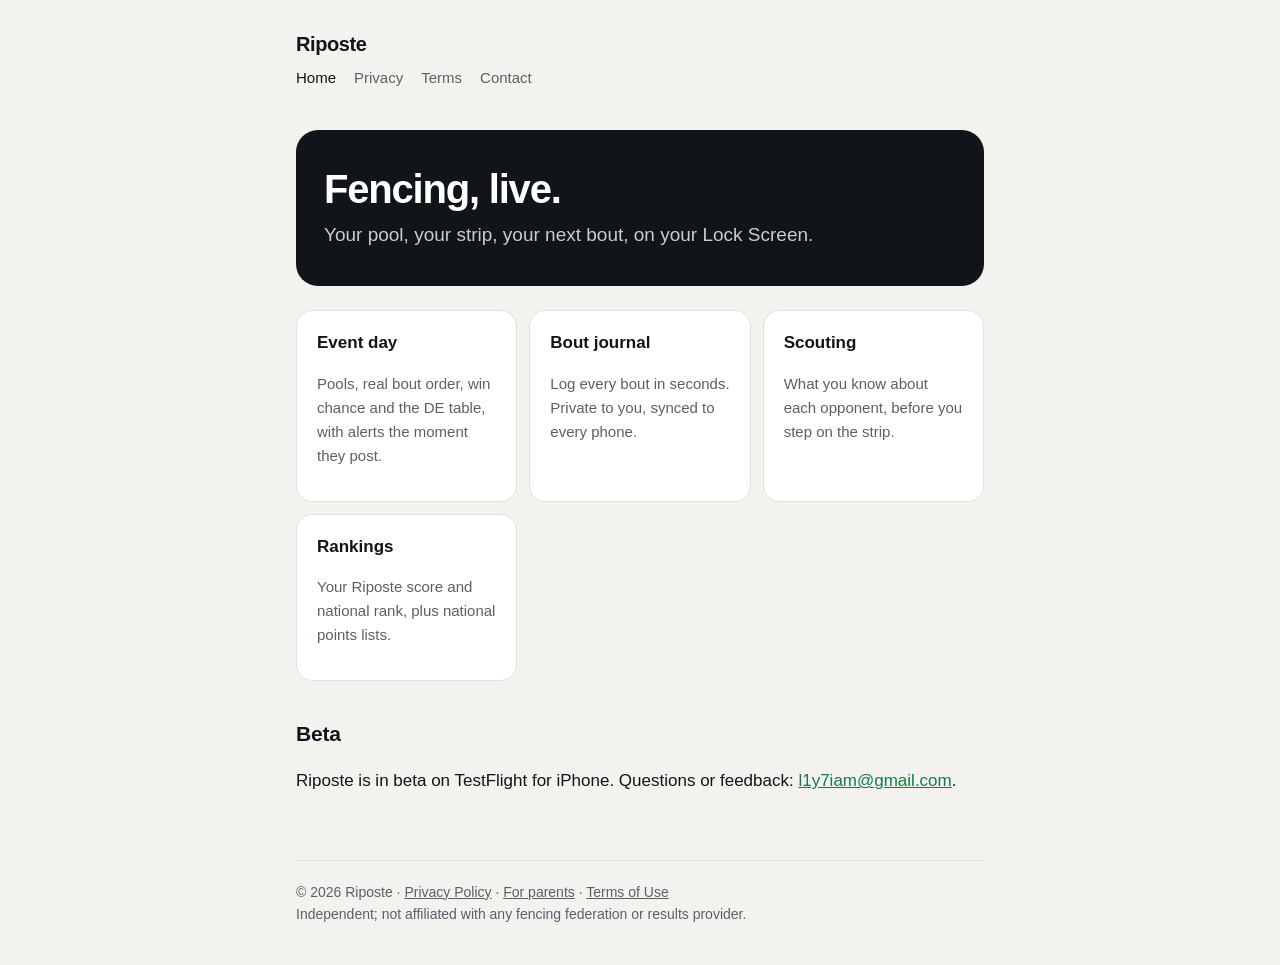
<file: index.html>
<!doctype html>
<html lang="en">
<head>
<meta charset="utf-8">
<meta name="viewport" content="width=device-width, initial-scale=1">
<title>Riposte · Fencing, live</title>
<meta name="description" content="Riposte follows your fencing tournament live: pools, bout order, DE table and results, plus a private bout journal and scouting.">
<link rel="stylesheet" href="style.css">
</head>
<body>
<div class="wrap">
<header>
  <a class="brand" href="./">Riposte</a>
  <nav><a href="./" aria-current="page">Home</a><a href="privacy.html">Privacy</a><a href="terms.html">Terms</a><a href="mailto:l1y7iam@gmail.com">Contact</a></nav>
</header>
<main>
<section class="hero">
  <h1>Fencing, live.</h1>
  <p>Your pool, your strip, your next bout, on your Lock Screen.</p>
</section>

<div class="grid">
  <div class="card"><h3>Event day</h3><p class="muted">Pools, real bout order, win chance and the DE table, with alerts the moment they post.</p></div>
  <div class="card"><h3>Bout journal</h3><p class="muted">Log every bout in seconds. Private to you, synced to every phone.</p></div>
  <div class="card"><h3>Scouting</h3><p class="muted">What you know about each opponent, before you step on the strip.</p></div>
  <div class="card"><h3>Rankings</h3><p class="muted">Your Riposte score and national rank, plus national points lists.</p></div>
</div>

<h2>Beta</h2>
<p>Riposte is in beta on TestFlight for iPhone. Questions or feedback: <a href="mailto:l1y7iam@gmail.com">l1y7iam@gmail.com</a>.</p>
</main>
<footer>© 2026 Riposte · <a href="privacy.html">Privacy Policy</a> · <a href="parents.html">For parents</a> · <a href="terms.html">Terms of Use</a><br>Independent; not affiliated with any fencing federation or results provider.</footer>
</div>
</body>
</html>
</file>
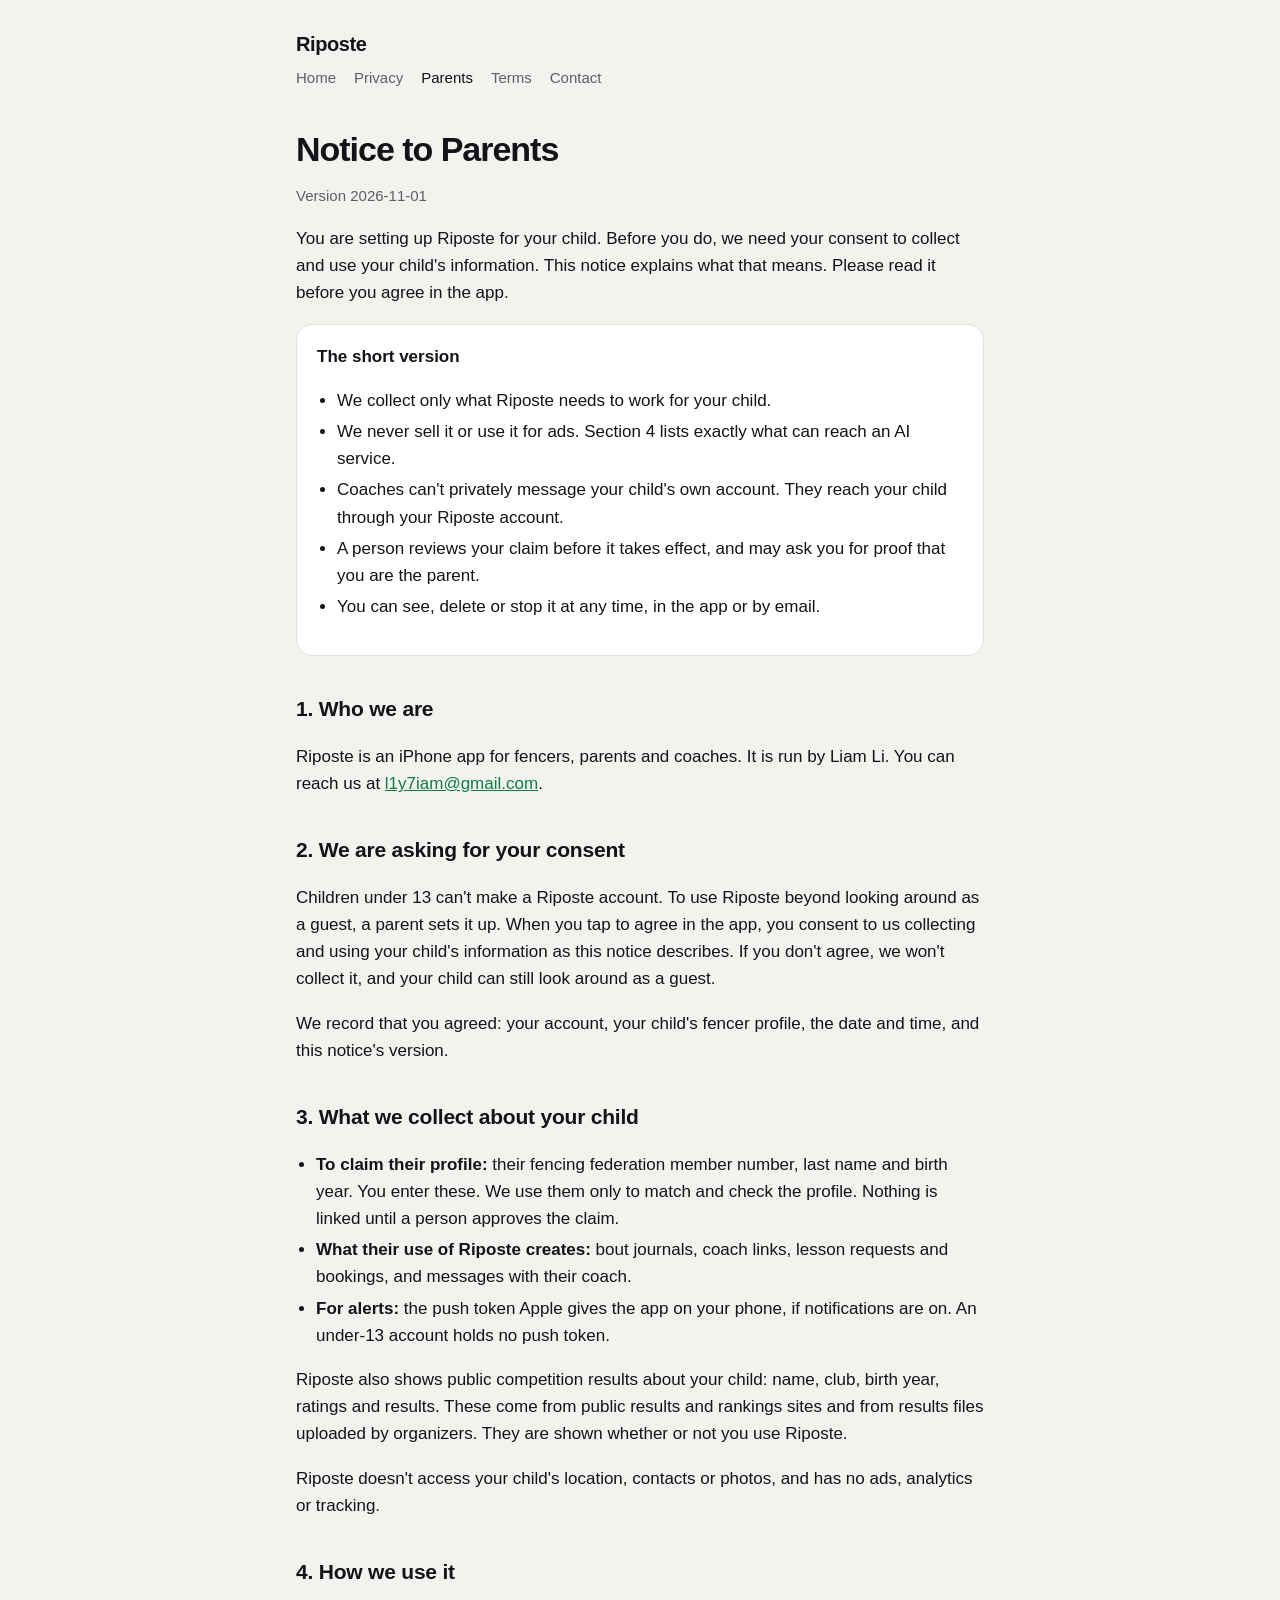
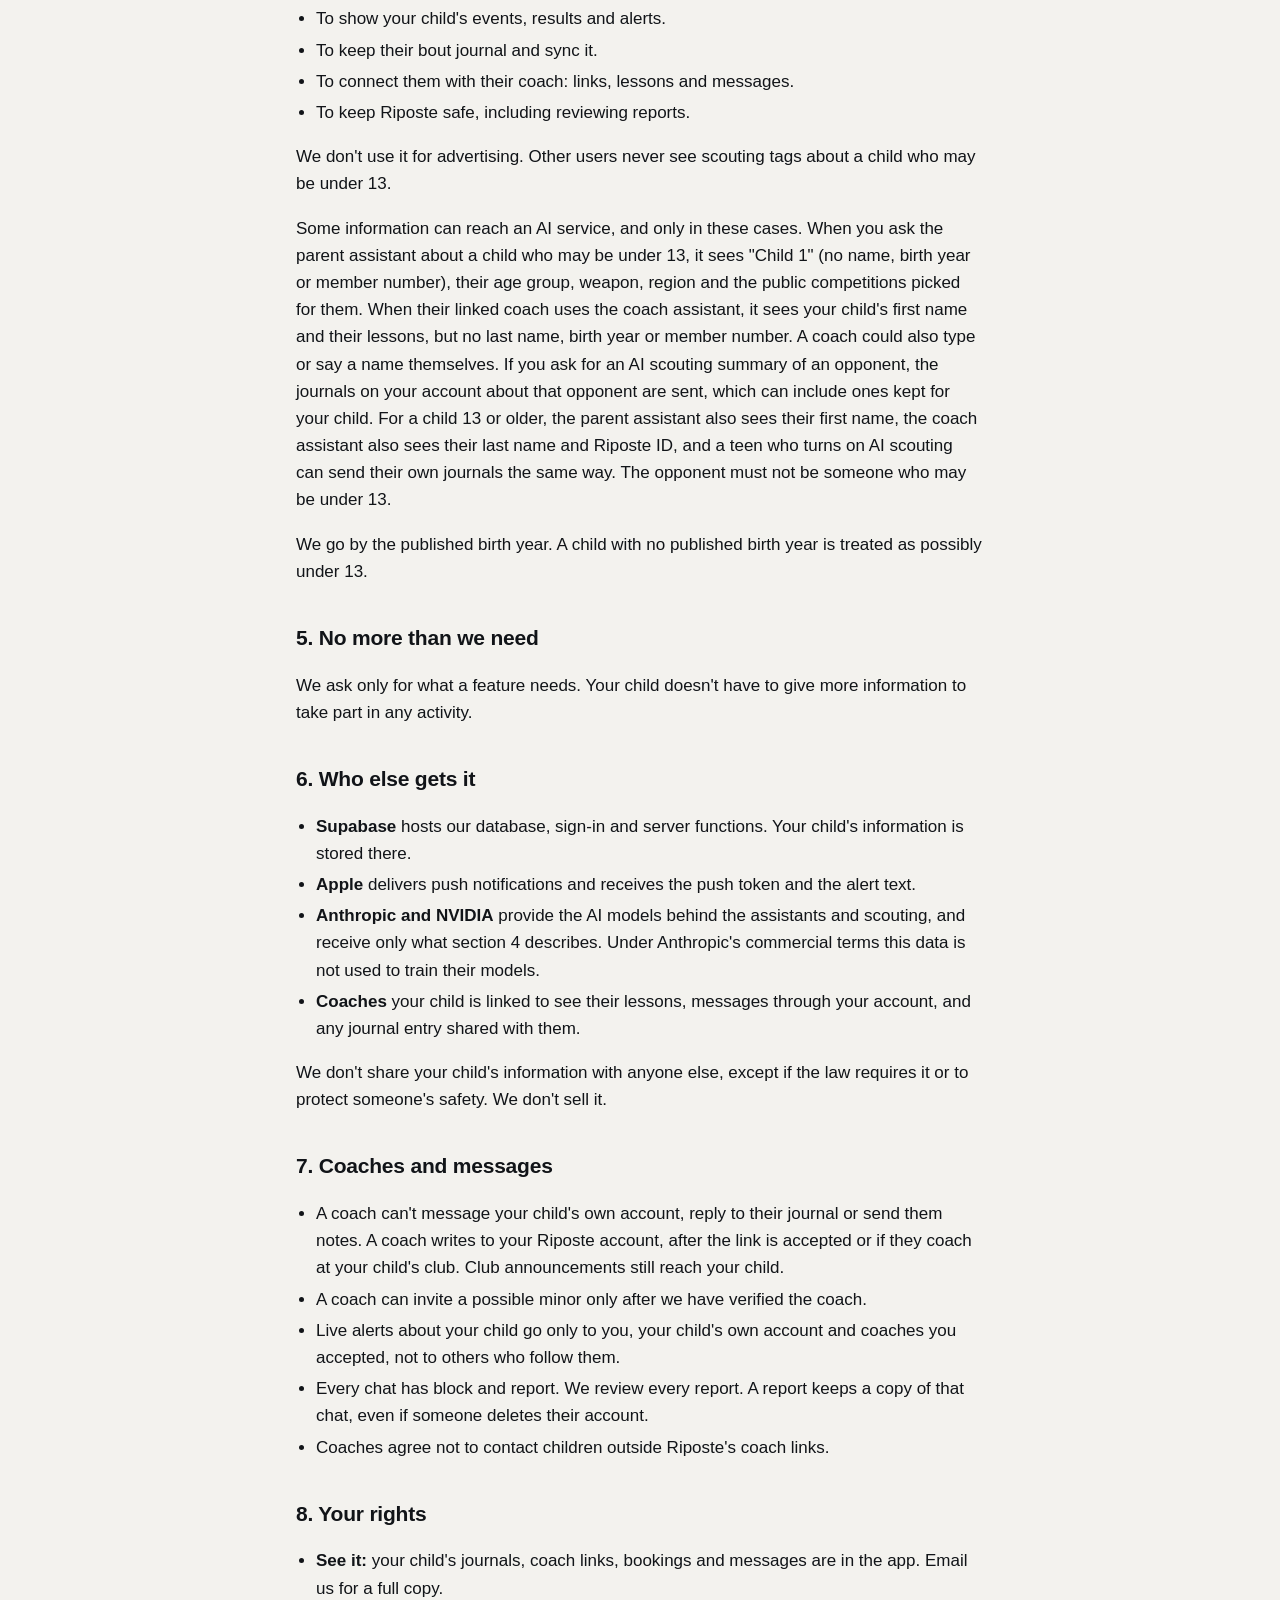
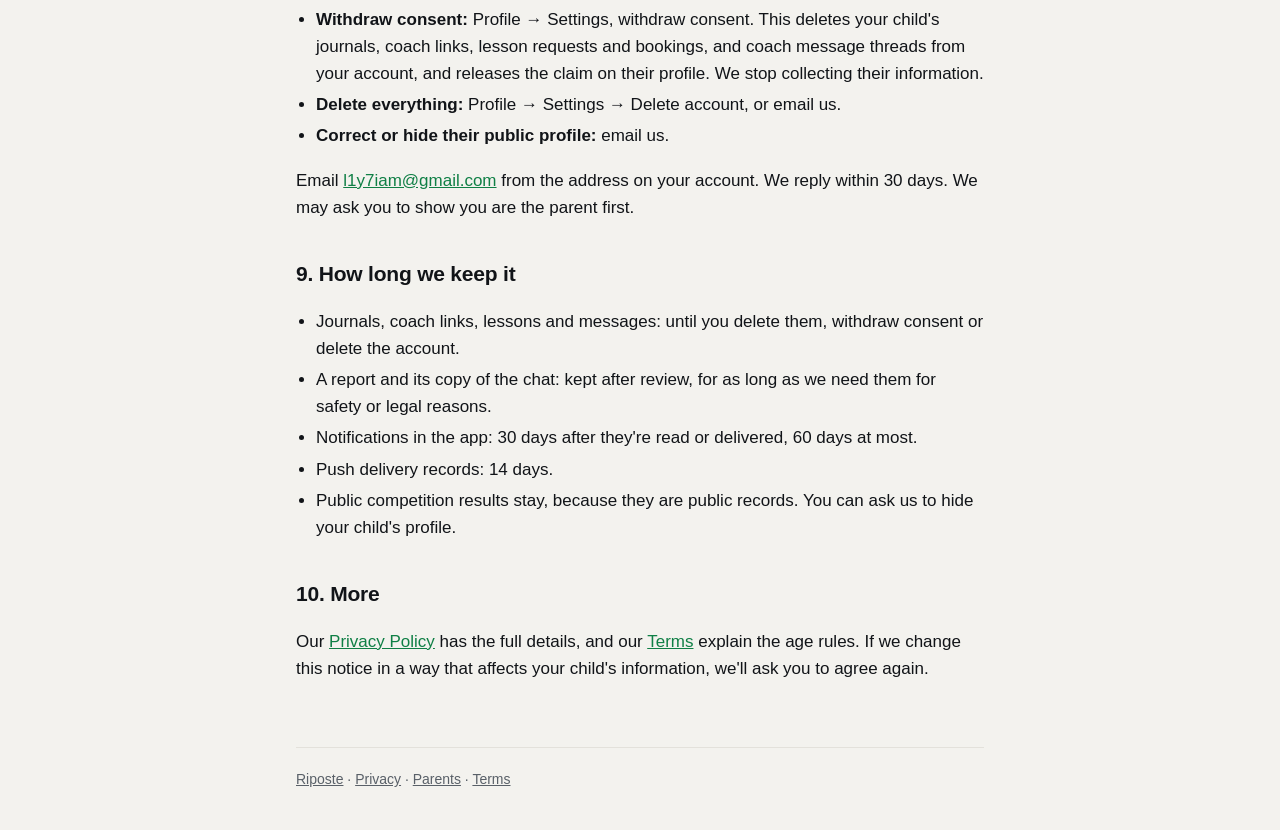
<file: parents.html>
<!doctype html>
<html lang="en">
<head>
<meta charset="utf-8">
<meta name="viewport" content="width=device-width, initial-scale=1">
<title>Notice to Parents · Riposte</title>
<meta name="description" content="What Riposte collects about your child, how it's used, and your rights as a parent.">
<link rel="stylesheet" href="style.css">
</head>
<body>
<div class="wrap">
<header>
  <a class="brand" href="./">Riposte</a>
  <nav><a href="./">Home</a><a href="privacy.html">Privacy</a><a href="parents.html" aria-current="page">Parents</a><a href="terms.html">Terms</a><a href="mailto:l1y7iam@gmail.com">Contact</a></nav>
</header>
<main>
<h1>Notice to Parents</h1>
<p class="muted">Version 2026-11-01</p>

<p>You are setting up Riposte for your child. Before you do, we need your consent to collect and use your child's information. This notice explains what that means. Please read it before you agree in the app.</p>

<div class="card">
  <strong>The short version</strong>
  <ul>
    <li>We collect only what Riposte needs to work for your child.</li>
    <li>We never sell it or use it for ads. Section 4 lists exactly what can reach an AI service.</li>
    <li>Coaches can't privately message your child's own account. They reach your child through your Riposte account.</li>
    <li>A person reviews your claim before it takes effect, and may ask you for proof that you are the parent.</li>
    <li>You can see, delete or stop it at any time, in the app or by email.</li>
  </ul>
</div>

<h2>1. Who we are</h2>
<p>Riposte is an iPhone app for fencers, parents and coaches. It is run by Liam Li. You can reach us at <a href="mailto:l1y7iam@gmail.com">l1y7iam@gmail.com</a>.</p>

<h2>2. We are asking for your consent</h2>
<p>Children under 13 can't make a Riposte account. To use Riposte beyond looking around as a guest, a parent sets it up. When you tap to agree in the app, you consent to us collecting and using your child's information as this notice describes. If you don't agree, we won't collect it, and your child can still look around as a guest.</p>
<p>We record that you agreed: your account, your child's fencer profile, the date and time, and this notice's version.</p>

<h2>3. What we collect about your child</h2>
<ul>
  <li><strong>To claim their profile:</strong> their fencing federation member number, last name and birth year. You enter these. We use them only to match and check the profile. Nothing is linked until a person approves the claim.</li>
  <li><strong>What their use of Riposte creates:</strong> bout journals, coach links, lesson requests and bookings, and messages with their coach.</li>
  <li><strong>For alerts:</strong> the push token Apple gives the app on your phone, if notifications are on. An under-13 account holds no push token.</li>
</ul>
<p>Riposte also shows public competition results about your child: name, club, birth year, ratings and results. These come from public results and rankings sites and from results files uploaded by organizers. They are shown whether or not you use Riposte.</p>
<p>Riposte doesn't access your child's location, contacts or photos, and has no ads, analytics or tracking.</p>

<h2>4. How we use it</h2>
<ul>
  <li>To show your child's events, results and alerts.</li>
  <li>To keep their bout journal and sync it.</li>
  <li>To connect them with their coach: links, lessons and messages.</li>
  <li>To keep Riposte safe, including reviewing reports.</li>
</ul>
<p>We don't use it for advertising. Other users never see scouting tags about a child who may be under 13.</p>
<p>Some information can reach an AI service, and only in these cases. When you ask the parent assistant about a child who may be under 13, it sees "Child 1" (no name, birth year or member number), their age group, weapon, region and the public competitions picked for them. When their linked coach uses the coach assistant, it sees your child's first name and their lessons, but no last name, birth year or member number. A coach could also type or say a name themselves. If you ask for an AI scouting summary of an opponent, the journals on your account about that opponent are sent, which can include ones kept for your child. For a child 13 or older, the parent assistant also sees their first name, the coach assistant also sees their last name and Riposte ID, and a teen who turns on AI scouting can send their own journals the same way. The opponent must not be someone who may be under 13.</p>
<p>We go by the published birth year. A child with no published birth year is treated as possibly under 13.</p>

<h2>5. No more than we need</h2>
<p>We ask only for what a feature needs. Your child doesn't have to give more information to take part in any activity.</p>

<h2>6. Who else gets it</h2>
<ul>
  <li><strong>Supabase</strong> hosts our database, sign-in and server functions. Your child's information is stored there.</li>
  <li><strong>Apple</strong> delivers push notifications and receives the push token and the alert text.</li>
  <li><strong>Anthropic and NVIDIA</strong> provide the AI models behind the assistants and scouting, and receive only what section 4 describes. Under Anthropic's commercial terms this data is not used to train their models.</li>
  <li><strong>Coaches</strong> your child is linked to see their lessons, messages through your account, and any journal entry shared with them.</li>
</ul>
<p>We don't share your child's information with anyone else, except if the law requires it or to protect someone's safety. We don't sell it.</p>

<h2>7. Coaches and messages</h2>
<ul>
  <li>A coach can't message your child's own account, reply to their journal or send them notes. A coach writes to your Riposte account, after the link is accepted or if they coach at your child's club. Club announcements still reach your child.</li>
  <li>A coach can invite a possible minor only after we have verified the coach.</li>
  <li>Live alerts about your child go only to you, your child's own account and coaches you accepted, not to others who follow them.</li>
  <li>Every chat has block and report. We review every report. A report keeps a copy of that chat, even if someone deletes their account.</li>
  <li>Coaches agree not to contact children outside Riposte's coach links.</li>
</ul>

<h2>8. Your rights</h2>
<ul>
  <li><strong>See it:</strong> your child's journals, coach links, bookings and messages are in the app. Email us for a full copy.</li>
  <li><strong>Withdraw consent:</strong> Profile → Settings, withdraw consent. This deletes your child's journals, coach links, lesson requests and bookings, and coach message threads from your account, and releases the claim on their profile. We stop collecting their information.</li>
  <li><strong>Delete everything:</strong> Profile → Settings → Delete account, or email us.</li>
  <li><strong>Correct or hide their public profile:</strong> email us.</li>
</ul>
<p>Email <a href="mailto:l1y7iam@gmail.com">l1y7iam@gmail.com</a> from the address on your account. We reply within 30 days. We may ask you to show you are the parent first.</p>

<h2>9. How long we keep it</h2>
<ul>
  <li>Journals, coach links, lessons and messages: until you delete them, withdraw consent or delete the account.</li>
  <li>A report and its copy of the chat: kept after review, for as long as we need them for safety or legal reasons.</li>
  <li>Notifications in the app: 30 days after they're read or delivered, 60 days at most.</li>
  <li>Push delivery records: 14 days.</li>
  <li>Public competition results stay, because they are public records. You can ask us to hide your child's profile.</li>
</ul>

<h2>10. More</h2>
<p>Our <a href="privacy.html">Privacy Policy</a> has the full details, and our <a href="terms.html">Terms</a> explain the age rules. If we change this notice in a way that affects your child's information, we'll ask you to agree again.</p>
</main>
<footer><a href="./">Riposte</a> · <a href="privacy.html">Privacy</a> · <a href="parents.html">Parents</a> · <a href="terms.html">Terms</a></footer>
</div>
</body>
</html>
</file>
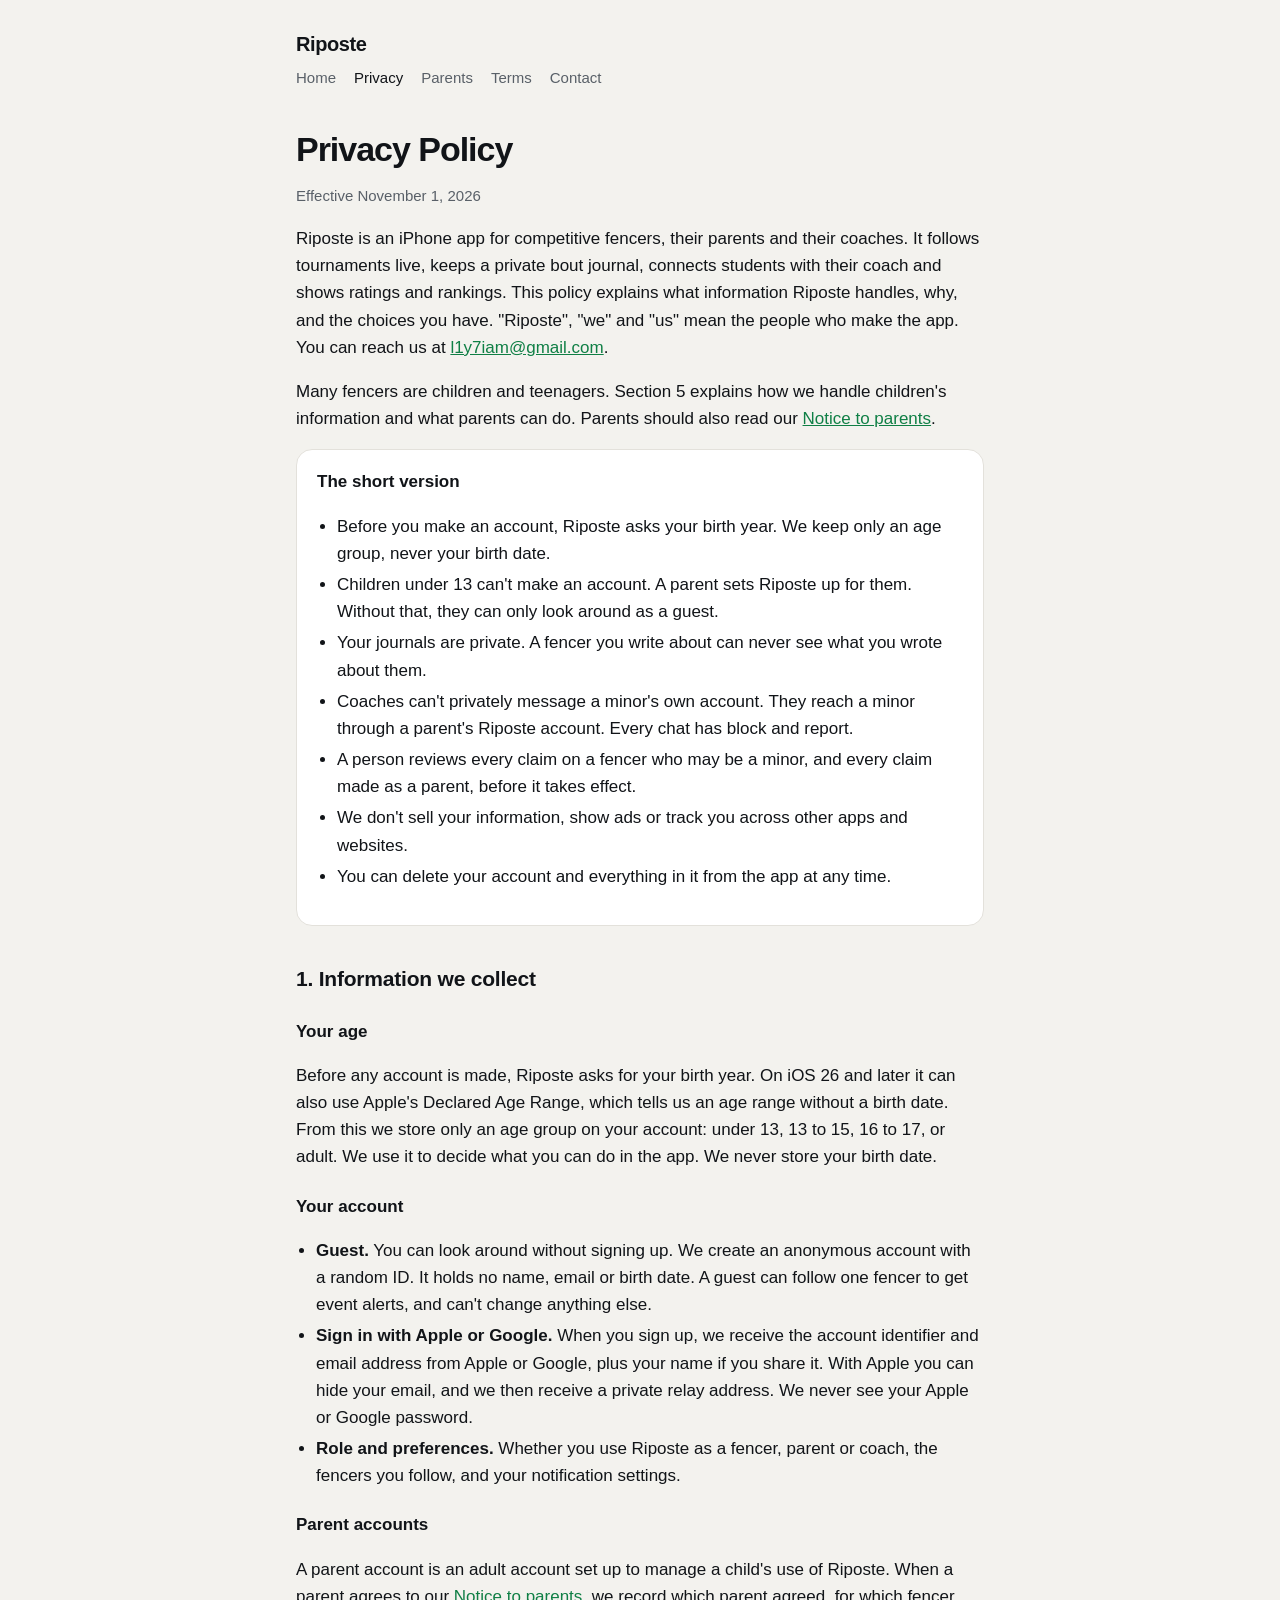
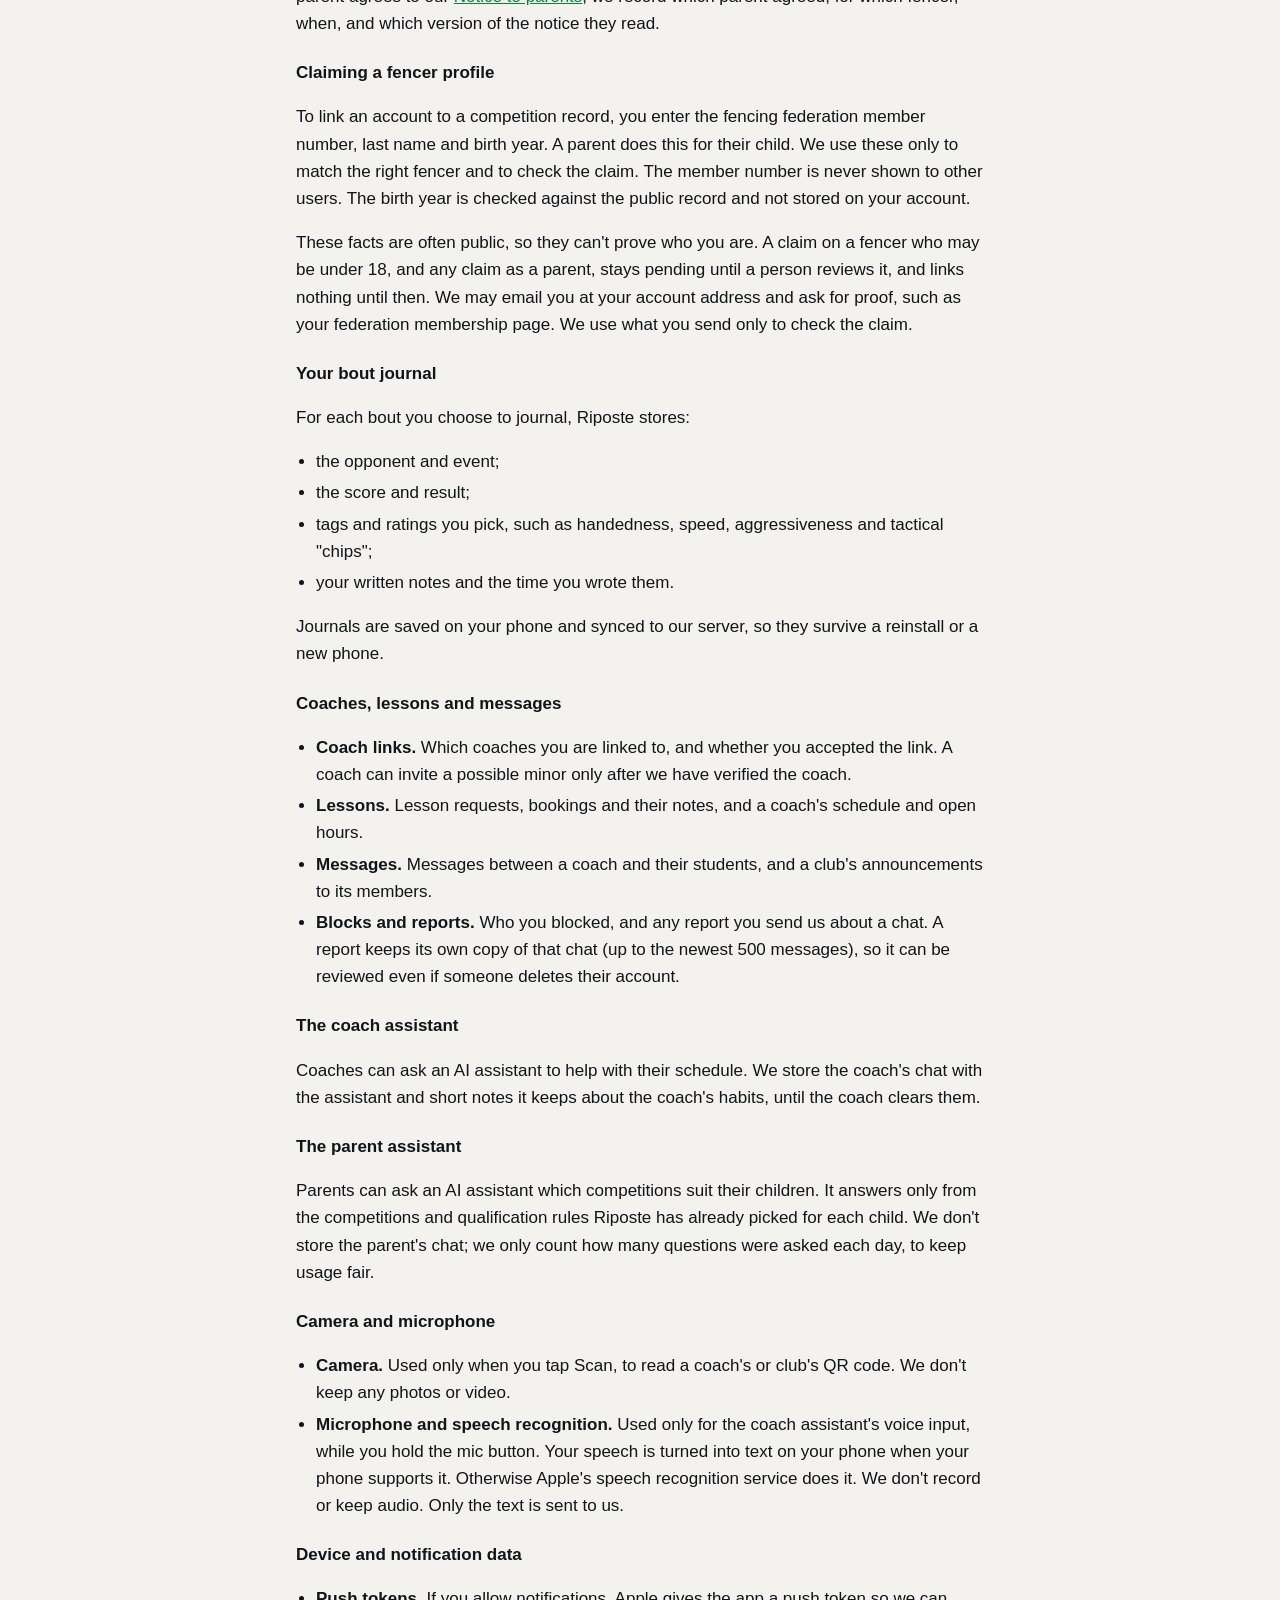
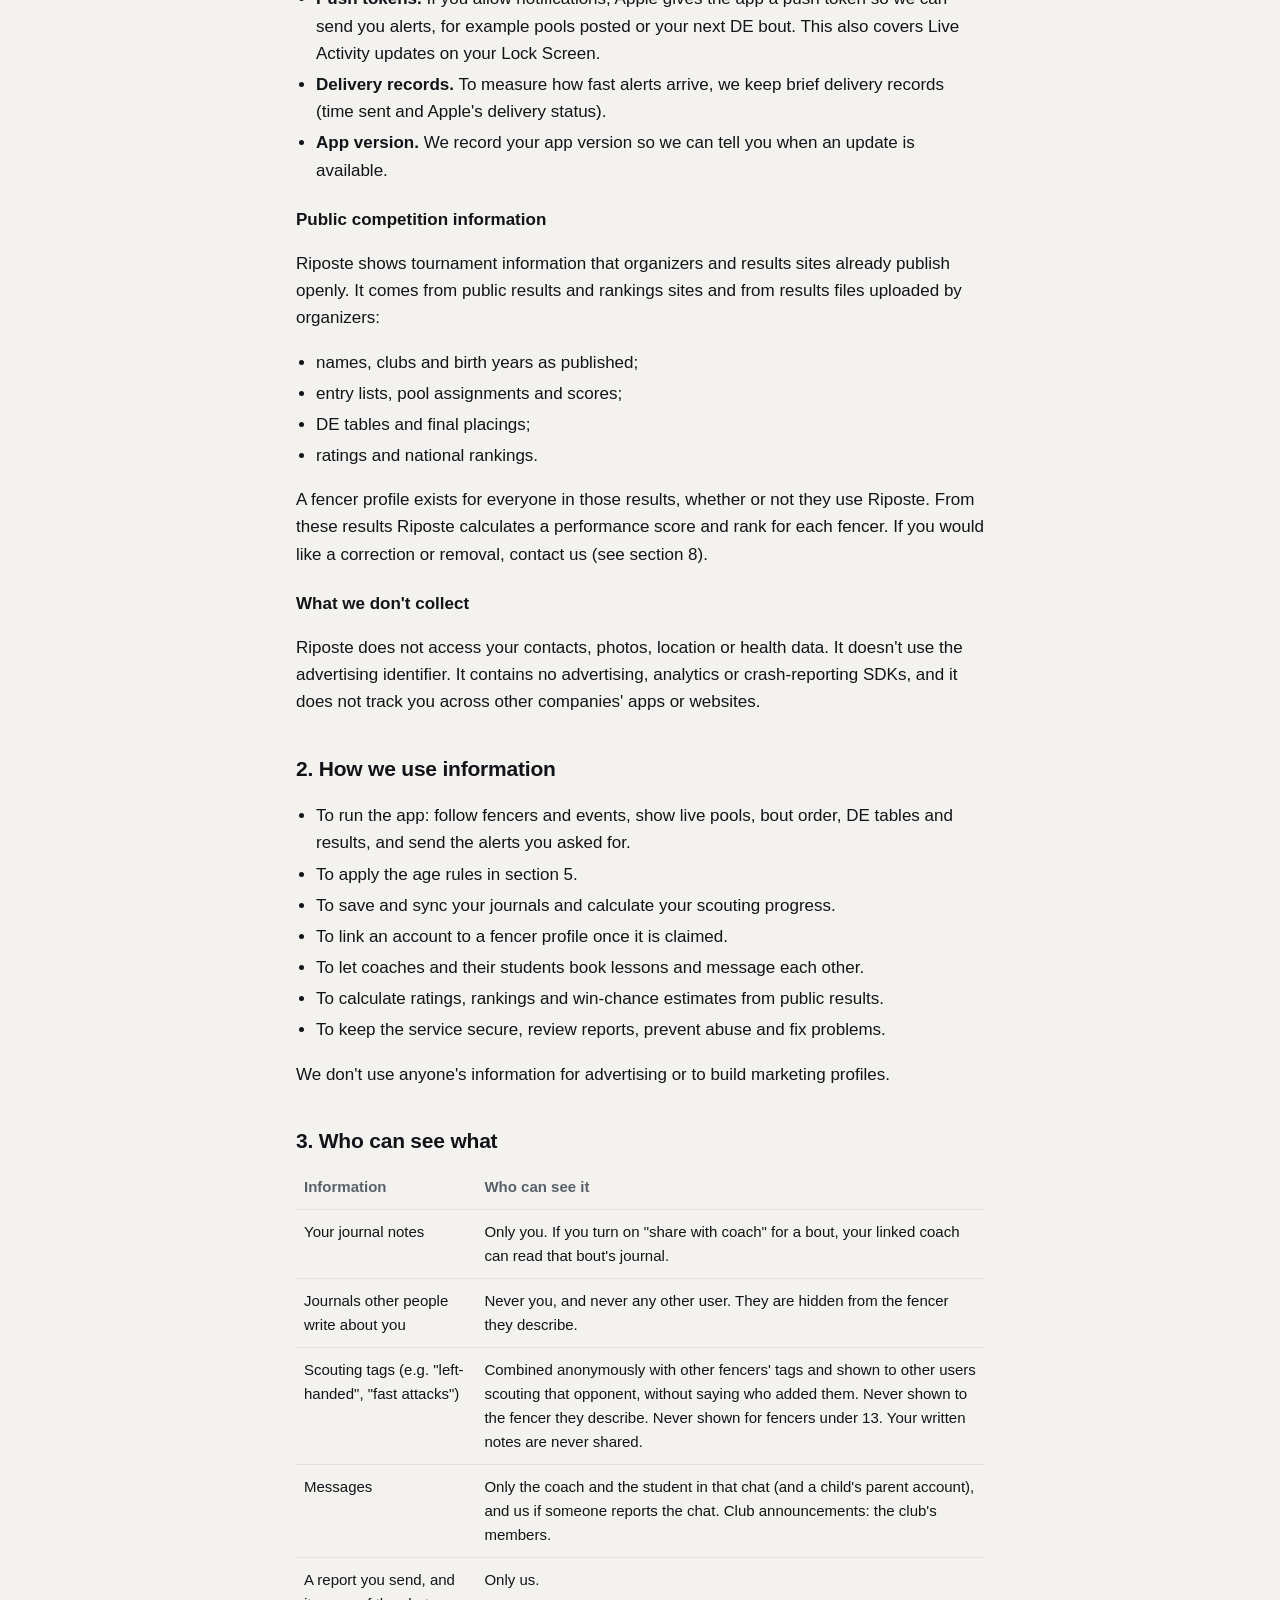
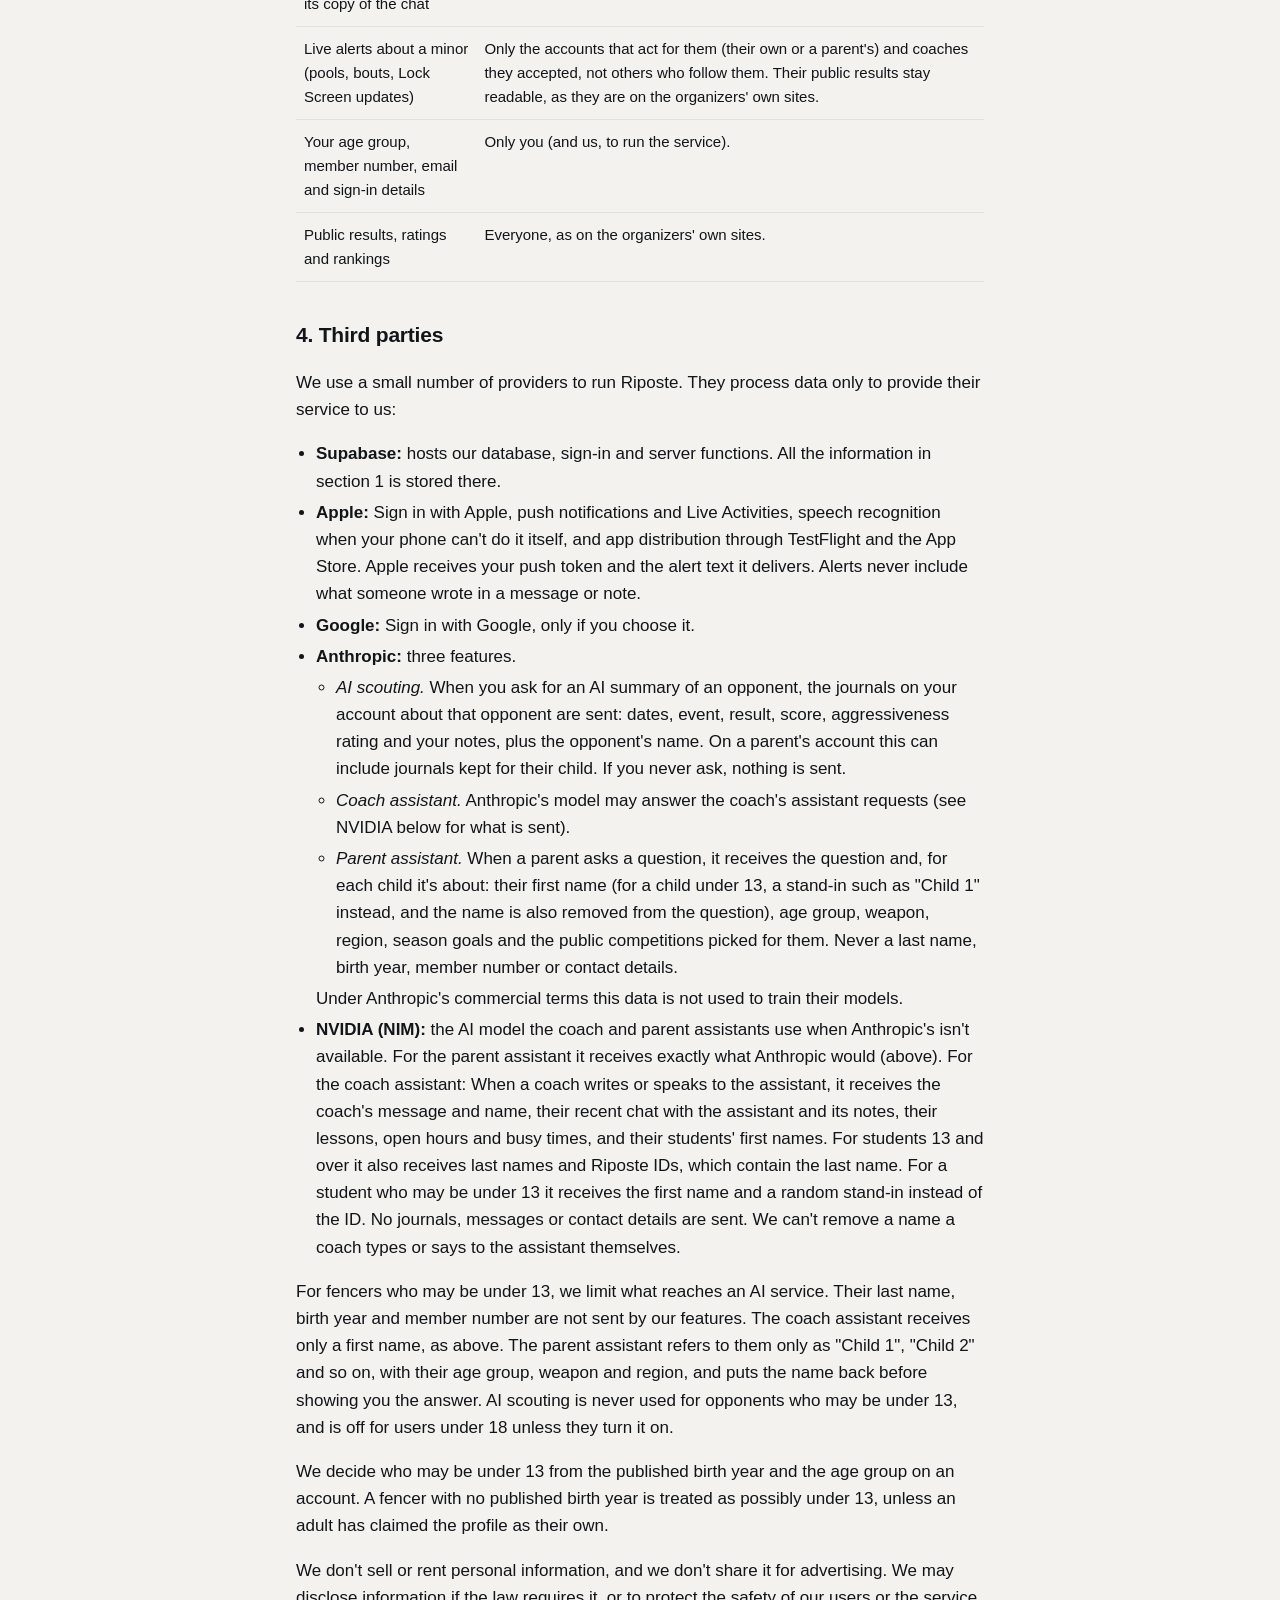
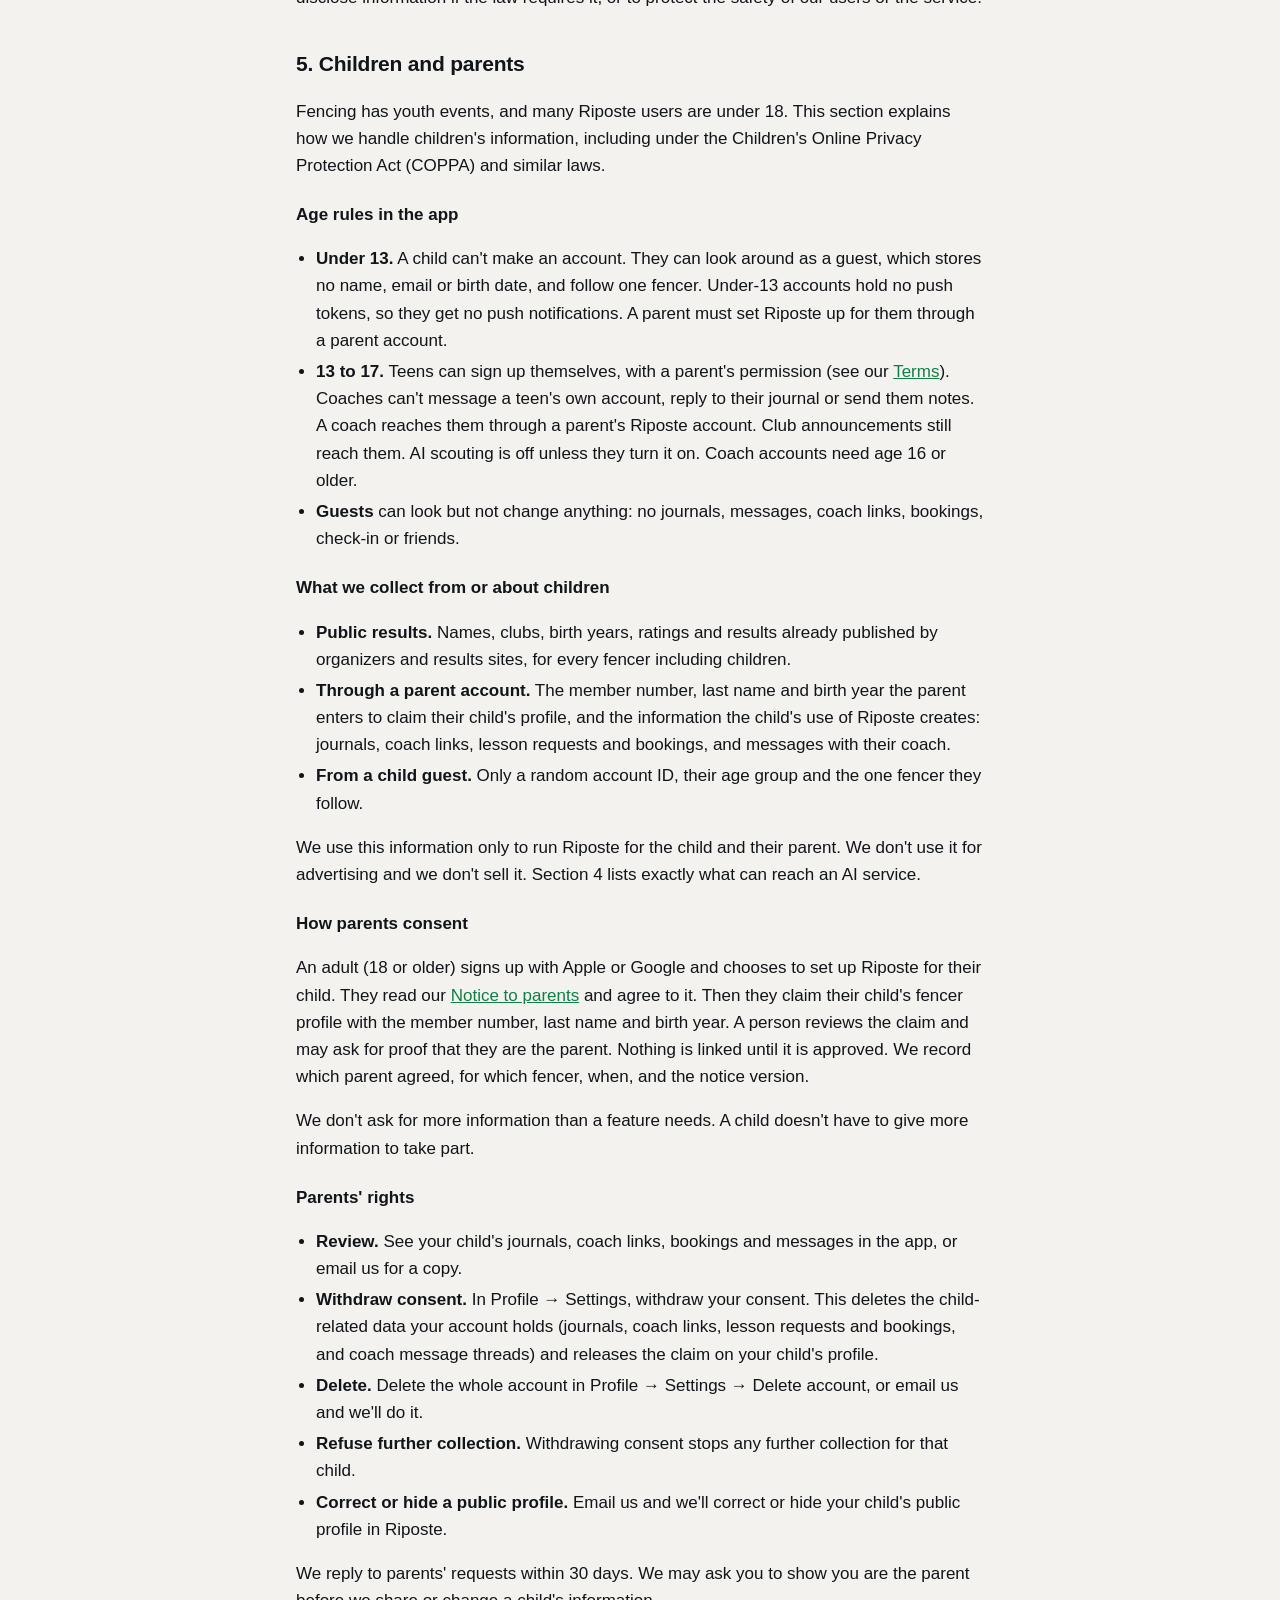
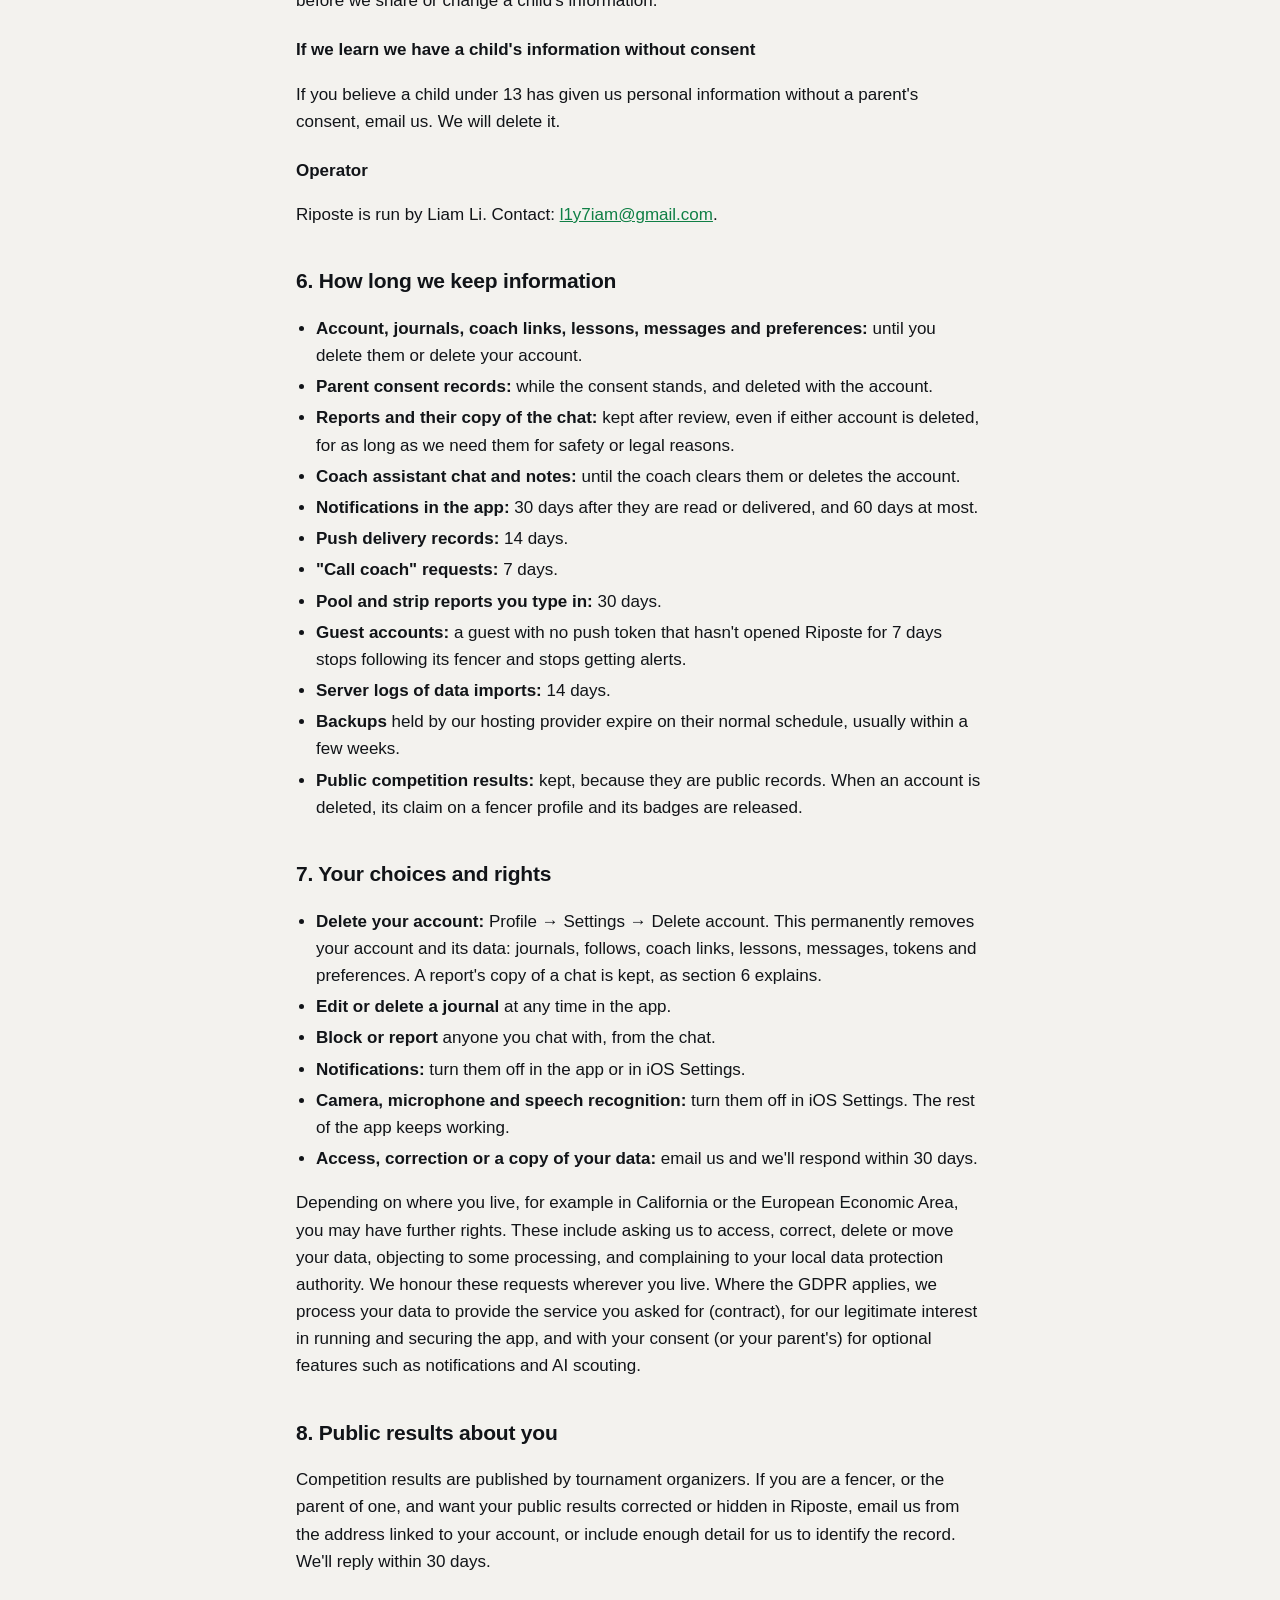
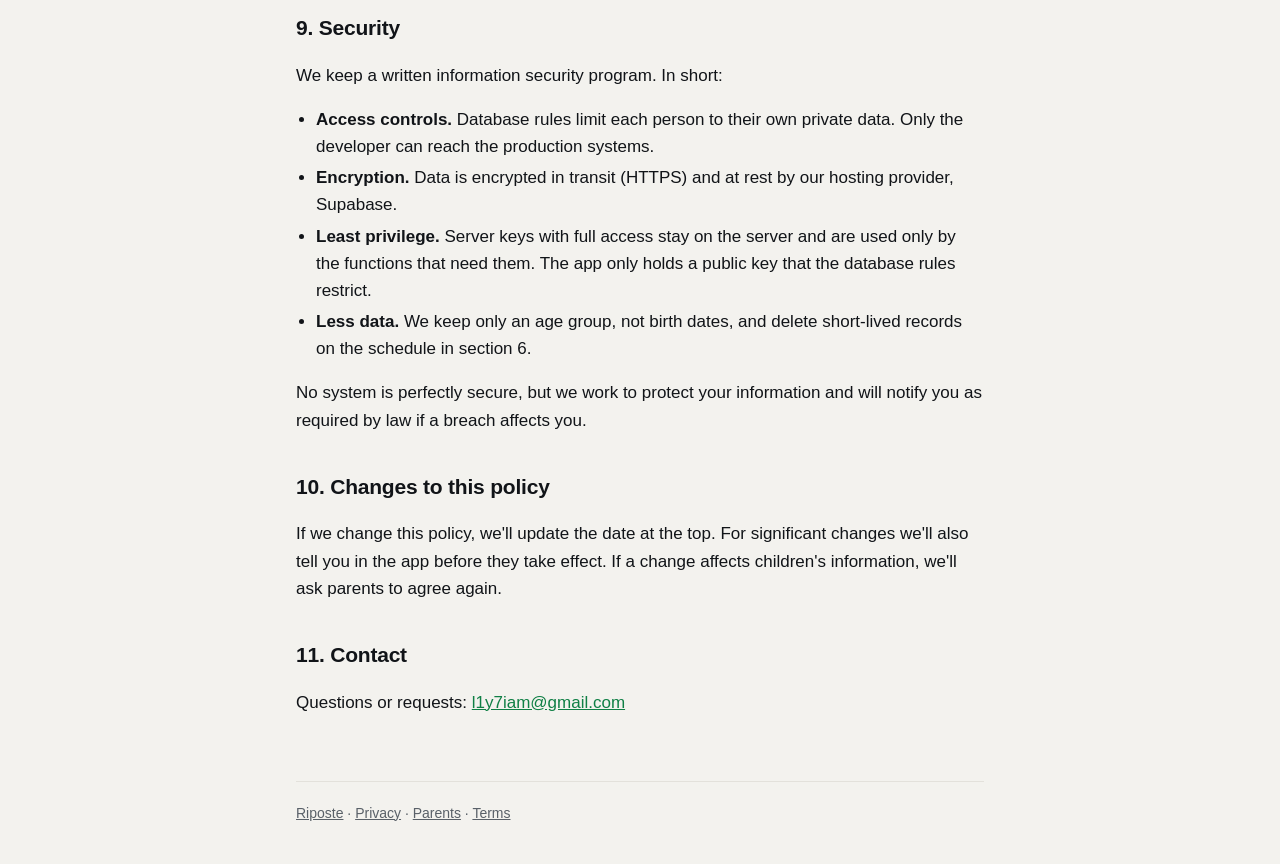
<file: privacy.html>
<!doctype html>
<html lang="en">
<head>
<meta charset="utf-8">
<meta name="viewport" content="width=device-width, initial-scale=1">
<title>Privacy Policy · Riposte</title>
<meta name="description" content="How the Riposte fencing app collects, uses and protects your information, including children's information.">
<link rel="stylesheet" href="style.css">
</head>
<body>
<div class="wrap">
<header>
  <a class="brand" href="./">Riposte</a>
  <nav><a href="./">Home</a><a href="privacy.html" aria-current="page">Privacy</a><a href="parents.html">Parents</a><a href="terms.html">Terms</a><a href="mailto:l1y7iam@gmail.com">Contact</a></nav>
</header>
<main>
<h1>Privacy Policy</h1>
<p class="muted">Effective November 1, 2026</p>

<p>Riposte is an iPhone app for competitive fencers, their parents and their coaches. It follows tournaments live, keeps a private bout journal, connects students with their coach and shows ratings and rankings. This policy explains what information Riposte handles, why, and the choices you have. "Riposte", "we" and "us" mean the people who make the app. You can reach us at <a href="mailto:l1y7iam@gmail.com">l1y7iam@gmail.com</a>.</p>

<p>Many fencers are children and teenagers. Section 5 explains how we handle children's information and what parents can do. Parents should also read our <a href="parents.html">Notice to parents</a>.</p>

<div class="card">
  <strong>The short version</strong>
  <ul>
    <li>Before you make an account, Riposte asks your birth year. We keep only an age group, never your birth date.</li>
    <li>Children under 13 can't make an account. A parent sets Riposte up for them. Without that, they can only look around as a guest.</li>
    <li>Your journals are private. A fencer you write about can never see what you wrote about them.</li>
    <li>Coaches can't privately message a minor's own account. They reach a minor through a parent's Riposte account. Every chat has block and report.</li>
    <li>A person reviews every claim on a fencer who may be a minor, and every claim made as a parent, before it takes effect.</li>
    <li>We don't sell your information, show ads or track you across other apps and websites.</li>
    <li>You can delete your account and everything in it from the app at any time.</li>
  </ul>
</div>

<h2>1. Information we collect</h2>

<h3>Your age</h3>
<p>Before any account is made, Riposte asks for your birth year. On iOS 26 and later it can also use Apple's Declared Age Range, which tells us an age range without a birth date. From this we store only an age group on your account: under 13, 13 to 15, 16 to 17, or adult. We use it to decide what you can do in the app. We never store your birth date.</p>

<h3>Your account</h3>
<ul>
  <li><strong>Guest.</strong> You can look around without signing up. We create an anonymous account with a random ID. It holds no name, email or birth date. A guest can follow one fencer to get event alerts, and can't change anything else.</li>
  <li><strong>Sign in with Apple or Google.</strong> When you sign up, we receive the account identifier and email address from Apple or Google, plus your name if you share it. With Apple you can hide your email, and we then receive a private relay address. We never see your Apple or Google password.</li>
  <li><strong>Role and preferences.</strong> Whether you use Riposte as a fencer, parent or coach, the fencers you follow, and your notification settings.</li>
</ul>

<h3>Parent accounts</h3>
<p>A parent account is an adult account set up to manage a child's use of Riposte. When a parent agrees to our <a href="parents.html">Notice to parents</a>, we record which parent agreed, for which fencer, when, and which version of the notice they read.</p>

<h3>Claiming a fencer profile</h3>
<p>To link an account to a competition record, you enter the fencing federation member number, last name and birth year. A parent does this for their child. We use these only to match the right fencer and to check the claim. The member number is never shown to other users. The birth year is checked against the public record and not stored on your account.</p>
<p>These facts are often public, so they can't prove who you are. A claim on a fencer who may be under 18, and any claim as a parent, stays pending until a person reviews it, and links nothing until then. We may email you at your account address and ask for proof, such as your federation membership page. We use what you send only to check the claim.</p>

<h3>Your bout journal</h3>
<p>For each bout you choose to journal, Riposte stores:</p>
<ul>
  <li>the opponent and event;</li>
  <li>the score and result;</li>
  <li>tags and ratings you pick, such as handedness, speed, aggressiveness and tactical "chips";</li>
  <li>your written notes and the time you wrote them.</li>
</ul>
<p>Journals are saved on your phone and synced to our server, so they survive a reinstall or a new phone.</p>

<h3>Coaches, lessons and messages</h3>
<ul>
  <li><strong>Coach links.</strong> Which coaches you are linked to, and whether you accepted the link. A coach can invite a possible minor only after we have verified the coach.</li>
  <li><strong>Lessons.</strong> Lesson requests, bookings and their notes, and a coach's schedule and open hours.</li>
  <li><strong>Messages.</strong> Messages between a coach and their students, and a club's announcements to its members.</li>
  <li><strong>Blocks and reports.</strong> Who you blocked, and any report you send us about a chat. A report keeps its own copy of that chat (up to the newest 500 messages), so it can be reviewed even if someone deletes their account.</li>
</ul>

<h3>The coach assistant</h3>
<p>Coaches can ask an AI assistant to help with their schedule. We store the coach's chat with the assistant and short notes it keeps about the coach's habits, until the coach clears them.</p>
<h3>The parent assistant</h3>
<p>Parents can ask an AI assistant which competitions suit their children. It answers only from the competitions and qualification rules Riposte has already picked for each child. We don't store the parent's chat; we only count how many questions were asked each day, to keep usage fair.</p>

<h3>Camera and microphone</h3>
<ul>
  <li><strong>Camera.</strong> Used only when you tap Scan, to read a coach's or club's QR code. We don't keep any photos or video.</li>
  <li><strong>Microphone and speech recognition.</strong> Used only for the coach assistant's voice input, while you hold the mic button. Your speech is turned into text on your phone when your phone supports it. Otherwise Apple's speech recognition service does it. We don't record or keep audio. Only the text is sent to us.</li>
</ul>

<h3>Device and notification data</h3>
<ul>
  <li><strong>Push tokens.</strong> If you allow notifications, Apple gives the app a push token so we can send you alerts, for example pools posted or your next DE bout. This also covers Live Activity updates on your Lock Screen.</li>
  <li><strong>Delivery records.</strong> To measure how fast alerts arrive, we keep brief delivery records (time sent and Apple's delivery status).</li>
  <li><strong>App version.</strong> We record your app version so we can tell you when an update is available.</li>
</ul>

<h3>Public competition information</h3>
<p>Riposte shows tournament information that organizers and results sites already publish openly. It comes from public results and rankings sites and from results files uploaded by organizers:</p>
<ul>
  <li>names, clubs and birth years as published;</li>
  <li>entry lists, pool assignments and scores;</li>
  <li>DE tables and final placings;</li>
  <li>ratings and national rankings.</li>
</ul>
<p>A fencer profile exists for everyone in those results, whether or not they use Riposte. From these results Riposte calculates a performance score and rank for each fencer. If you would like a correction or removal, contact us (see section 8).</p>

<h3>What we don't collect</h3>
<p>Riposte does not access your contacts, photos, location or health data. It doesn't use the advertising identifier. It contains no advertising, analytics or crash-reporting SDKs, and it does not track you across other companies' apps or websites.</p>

<h2>2. How we use information</h2>
<ul>
  <li>To run the app: follow fencers and events, show live pools, bout order, DE tables and results, and send the alerts you asked for.</li>
  <li>To apply the age rules in section 5.</li>
  <li>To save and sync your journals and calculate your scouting progress.</li>
  <li>To link an account to a fencer profile once it is claimed.</li>
  <li>To let coaches and their students book lessons and message each other.</li>
  <li>To calculate ratings, rankings and win-chance estimates from public results.</li>
  <li>To keep the service secure, review reports, prevent abuse and fix problems.</li>
</ul>
<p>We don't use anyone's information for advertising or to build marketing profiles.</p>

<h2>3. Who can see what</h2>
<div class="table-scroll">
<table>
  <tr><th>Information</th><th>Who can see it</th></tr>
  <tr><td>Your journal notes</td><td>Only you. If you turn on "share with coach" for a bout, your linked coach can read that bout's journal.</td></tr>
  <tr><td>Journals other people write about you</td><td>Never you, and never any other user. They are hidden from the fencer they describe.</td></tr>
  <tr><td>Scouting tags (e.g. "left-handed", "fast attacks")</td><td>Combined anonymously with other fencers' tags and shown to other users scouting that opponent, without saying who added them. Never shown to the fencer they describe. Never shown for fencers under 13. Your written notes are never shared.</td></tr>
  <tr><td>Messages</td><td>Only the coach and the student in that chat (and a child's parent account), and us if someone reports the chat. Club announcements: the club's members.</td></tr>
  <tr><td>A report you send, and its copy of the chat</td><td>Only us.</td></tr>
  <tr><td>Live alerts about a minor (pools, bouts, Lock Screen updates)</td><td>Only the accounts that act for them (their own or a parent's) and coaches they accepted, not others who follow them. Their public results stay readable, as they are on the organizers' own sites.</td></tr>
  <tr><td>Your age group, member number, email and sign-in details</td><td>Only you (and us, to run the service).</td></tr>
  <tr><td>Public results, ratings and rankings</td><td>Everyone, as on the organizers' own sites.</td></tr>
</table>
</div>

<h2>4. Third parties</h2>
<p>We use a small number of providers to run Riposte. They process data only to provide their service to us:</p>
<ul>
  <li><strong>Supabase:</strong> hosts our database, sign-in and server functions. All the information in section 1 is stored there.</li>
  <li><strong>Apple:</strong> Sign in with Apple, push notifications and Live Activities, speech recognition when your phone can't do it itself, and app distribution through TestFlight and the App Store. Apple receives your push token and the alert text it delivers. Alerts never include what someone wrote in a message or note.</li>
  <li><strong>Google:</strong> Sign in with Google, only if you choose it.</li>
  <li><strong>Anthropic:</strong> three features.
    <ul>
      <li><em>AI scouting.</em> When you ask for an AI summary of an opponent, the journals on your account about that opponent are sent: dates, event, result, score, aggressiveness rating and your notes, plus the opponent's name. On a parent's account this can include journals kept for their child. If you never ask, nothing is sent.</li>
      <li><em>Coach assistant.</em> Anthropic's model may answer the coach's assistant requests (see NVIDIA below for what is sent).</li>
      <li><em>Parent assistant.</em> When a parent asks a question, it receives the question and, for each child it's about: their first name (for a child under 13, a stand-in such as "Child 1" instead, and the name is also removed from the question), age group, weapon, region, season goals and the public competitions picked for them. Never a last name, birth year, member number or contact details.</li>
    </ul>
    Under Anthropic's commercial terms this data is not used to train their models.</li>
  <li><strong>NVIDIA (NIM):</strong> the AI model the coach and parent assistants use when Anthropic's isn't available. For the parent assistant it receives exactly what Anthropic would (above). For the coach assistant: When a coach writes or speaks to the assistant, it receives the coach's message and name, their recent chat with the assistant and its notes, their lessons, open hours and busy times, and their students' first names. For students 13 and over it also receives last names and Riposte IDs, which contain the last name. For a student who may be under 13 it receives the first name and a random stand-in instead of the ID. No journals, messages or contact details are sent. We can't remove a name a coach types or says to the assistant themselves.</li>
</ul>
<p>For fencers who may be under 13, we limit what reaches an AI service. Their last name, birth year and member number are not sent by our features. The coach assistant receives only a first name, as above. The parent assistant refers to them only as "Child 1", "Child 2" and so on, with their age group, weapon and region, and puts the name back before showing you the answer. AI scouting is never used for opponents who may be under 13, and is off for users under 18 unless they turn it on.</p>
<p>We decide who may be under 13 from the published birth year and the age group on an account. A fencer with no published birth year is treated as possibly under 13, unless an adult has claimed the profile as their own.</p>
<p>We don't sell or rent personal information, and we don't share it for advertising. We may disclose information if the law requires it, or to protect the safety of our users or the service.</p>

<h2>5. Children and parents</h2>
<p>Fencing has youth events, and many Riposte users are under 18. This section explains how we handle children's information, including under the Children's Online Privacy Protection Act (COPPA) and similar laws.</p>

<h3>Age rules in the app</h3>
<ul>
  <li><strong>Under 13.</strong> A child can't make an account. They can look around as a guest, which stores no name, email or birth date, and follow one fencer. Under-13 accounts hold no push tokens, so they get no push notifications. A parent must set Riposte up for them through a parent account.</li>
  <li><strong>13 to 17.</strong> Teens can sign up themselves, with a parent's permission (see our <a href="terms.html">Terms</a>). Coaches can't message a teen's own account, reply to their journal or send them notes. A coach reaches them through a parent's Riposte account. Club announcements still reach them. AI scouting is off unless they turn it on. Coach accounts need age 16 or older.</li>
  <li><strong>Guests</strong> can look but not change anything: no journals, messages, coach links, bookings, check-in or friends.</li>
</ul>

<h3>What we collect from or about children</h3>
<ul>
  <li><strong>Public results.</strong> Names, clubs, birth years, ratings and results already published by organizers and results sites, for every fencer including children.</li>
  <li><strong>Through a parent account.</strong> The member number, last name and birth year the parent enters to claim their child's profile, and the information the child's use of Riposte creates: journals, coach links, lesson requests and bookings, and messages with their coach.</li>
  <li><strong>From a child guest.</strong> Only a random account ID, their age group and the one fencer they follow.</li>
</ul>
<p>We use this information only to run Riposte for the child and their parent. We don't use it for advertising and we don't sell it. Section 4 lists exactly what can reach an AI service.</p>

<h3>How parents consent</h3>
<p>An adult (18 or older) signs up with Apple or Google and chooses to set up Riposte for their child. They read our <a href="parents.html">Notice to parents</a> and agree to it. Then they claim their child's fencer profile with the member number, last name and birth year. A person reviews the claim and may ask for proof that they are the parent. Nothing is linked until it is approved. We record which parent agreed, for which fencer, when, and the notice version.</p>
<p>We don't ask for more information than a feature needs. A child doesn't have to give more information to take part.</p>

<h3>Parents' rights</h3>
<ul>
  <li><strong>Review.</strong> See your child's journals, coach links, bookings and messages in the app, or email us for a copy.</li>
  <li><strong>Withdraw consent.</strong> In Profile → Settings, withdraw your consent. This deletes the child-related data your account holds (journals, coach links, lesson requests and bookings, and coach message threads) and releases the claim on your child's profile.</li>
  <li><strong>Delete.</strong> Delete the whole account in Profile → Settings → Delete account, or email us and we'll do it.</li>
  <li><strong>Refuse further collection.</strong> Withdrawing consent stops any further collection for that child.</li>
  <li><strong>Correct or hide a public profile.</strong> Email us and we'll correct or hide your child's public profile in Riposte.</li>
</ul>
<p>We reply to parents' requests within 30 days. We may ask you to show you are the parent before we share or change a child's information.</p>

<h3>If we learn we have a child's information without consent</h3>
<p>If you believe a child under 13 has given us personal information without a parent's consent, email us. We will delete it.</p>

<h3>Operator</h3>
<p>Riposte is run by Liam Li. Contact: <a href="mailto:l1y7iam@gmail.com">l1y7iam@gmail.com</a>.</p>

<h2>6. How long we keep information</h2>
<ul>
  <li><strong>Account, journals, coach links, lessons, messages and preferences:</strong> until you delete them or delete your account.</li>
  <li><strong>Parent consent records:</strong> while the consent stands, and deleted with the account.</li>
  <li><strong>Reports and their copy of the chat:</strong> kept after review, even if either account is deleted, for as long as we need them for safety or legal reasons.</li>
  <li><strong>Coach assistant chat and notes:</strong> until the coach clears them or deletes the account.</li>
  <li><strong>Notifications in the app:</strong> 30 days after they are read or delivered, and 60 days at most.</li>
  <li><strong>Push delivery records:</strong> 14 days.</li>
  <li><strong>"Call coach" requests:</strong> 7 days.</li>
  <li><strong>Pool and strip reports you type in:</strong> 30 days.</li>
  <li><strong>Guest accounts:</strong> a guest with no push token that hasn't opened Riposte for 7 days stops following its fencer and stops getting alerts.</li>
  <li><strong>Server logs of data imports:</strong> 14 days.</li>
  <li><strong>Backups</strong> held by our hosting provider expire on their normal schedule, usually within a few weeks.</li>
  <li><strong>Public competition results:</strong> kept, because they are public records. When an account is deleted, its claim on a fencer profile and its badges are released.</li>
</ul>

<h2>7. Your choices and rights</h2>
<ul>
  <li><strong>Delete your account:</strong> Profile → Settings → Delete account. This permanently removes your account and its data: journals, follows, coach links, lessons, messages, tokens and preferences. A report's copy of a chat is kept, as section 6 explains.</li>
  <li><strong>Edit or delete a journal</strong> at any time in the app.</li>
  <li><strong>Block or report</strong> anyone you chat with, from the chat.</li>
  <li><strong>Notifications:</strong> turn them off in the app or in iOS Settings.</li>
  <li><strong>Camera, microphone and speech recognition:</strong> turn them off in iOS Settings. The rest of the app keeps working.</li>
  <li><strong>Access, correction or a copy of your data:</strong> email us and we'll respond within 30 days.</li>
</ul>
<p>Depending on where you live, for example in California or the European Economic Area, you may have further rights. These include asking us to access, correct, delete or move your data, objecting to some processing, and complaining to your local data protection authority. We honour these requests wherever you live. Where the GDPR applies, we process your data to provide the service you asked for (contract), for our legitimate interest in running and securing the app, and with your consent (or your parent's) for optional features such as notifications and AI scouting.</p>

<h2>8. Public results about you</h2>
<p>Competition results are published by tournament organizers. If you are a fencer, or the parent of one, and want your public results corrected or hidden in Riposte, email us from the address linked to your account, or include enough detail for us to identify the record. We'll reply within 30 days.</p>

<h2>9. Security</h2>
<p>We keep a written information security program. In short:</p>
<ul>
  <li><strong>Access controls.</strong> Database rules limit each person to their own private data. Only the developer can reach the production systems.</li>
  <li><strong>Encryption.</strong> Data is encrypted in transit (HTTPS) and at rest by our hosting provider, Supabase.</li>
  <li><strong>Least privilege.</strong> Server keys with full access stay on the server and are used only by the functions that need them. The app only holds a public key that the database rules restrict.</li>
  <li><strong>Less data.</strong> We keep only an age group, not birth dates, and delete short-lived records on the schedule in section 6.</li>
</ul>
<p>No system is perfectly secure, but we work to protect your information and will notify you as required by law if a breach affects you.</p>

<h2>10. Changes to this policy</h2>
<p>If we change this policy, we'll update the date at the top. For significant changes we'll also tell you in the app before they take effect. If a change affects children's information, we'll ask parents to agree again.</p>

<h2>11. Contact</h2>
<p>Questions or requests: <a href="mailto:l1y7iam@gmail.com">l1y7iam@gmail.com</a></p>
</main>
<footer><a href="./">Riposte</a> · <a href="privacy.html">Privacy</a> · <a href="parents.html">Parents</a> · <a href="terms.html">Terms</a></footer>
</div>
</body>
</html>
</file>
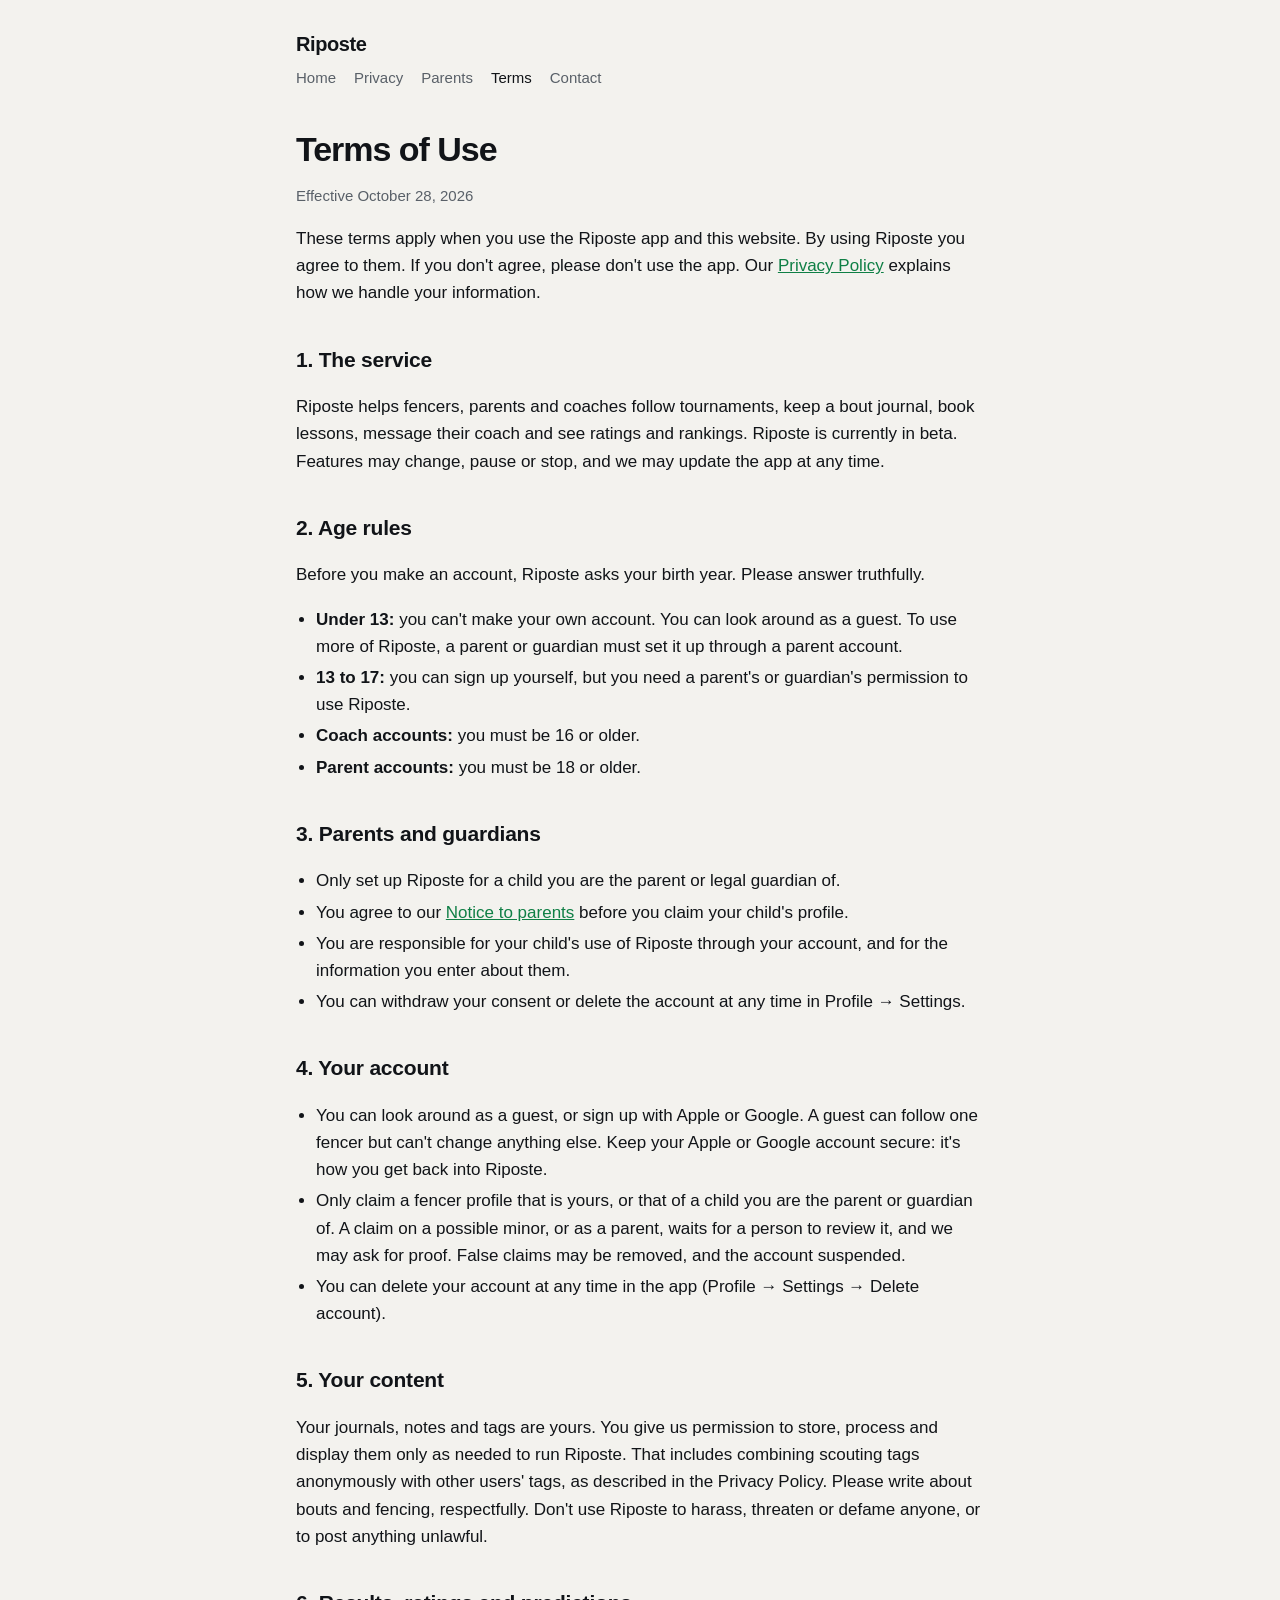
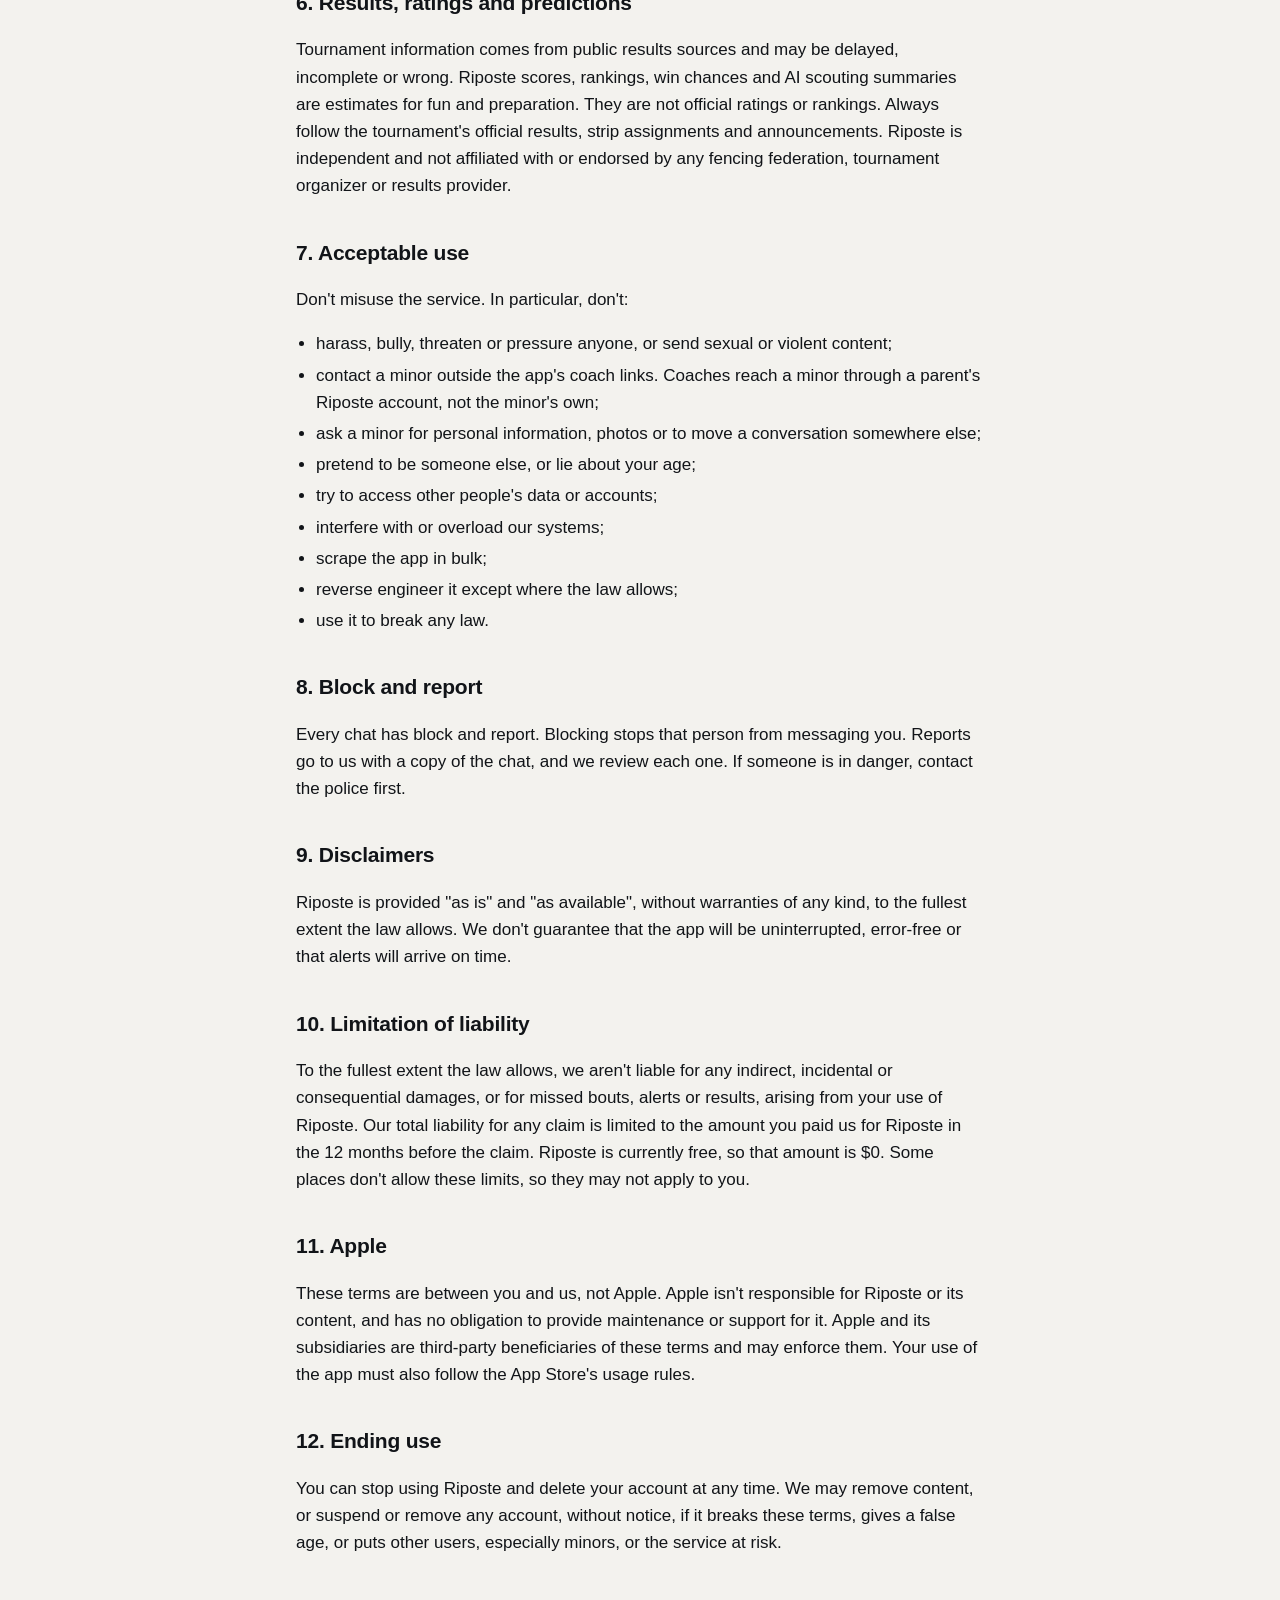
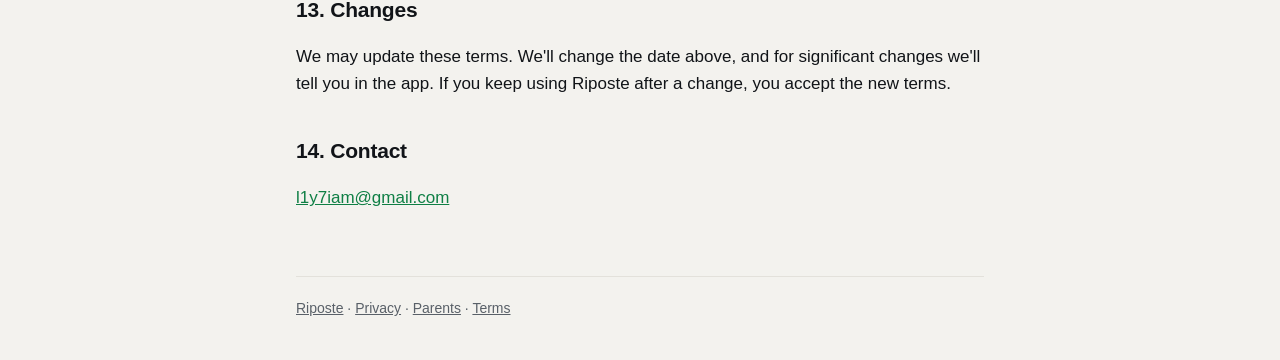
<file: terms.html>
<!doctype html>
<html lang="en">
<head>
<meta charset="utf-8">
<meta name="viewport" content="width=device-width, initial-scale=1">
<title>Terms of Use · Riposte</title>
<meta name="description" content="The terms for using the Riposte fencing app.">
<link rel="stylesheet" href="style.css">
</head>
<body>
<div class="wrap">
<header>
  <a class="brand" href="./">Riposte</a>
  <nav><a href="./">Home</a><a href="privacy.html">Privacy</a><a href="parents.html">Parents</a><a href="terms.html" aria-current="page">Terms</a><a href="mailto:l1y7iam@gmail.com">Contact</a></nav>
</header>
<main>
<h1>Terms of Use</h1>
<p class="muted">Effective October 28, 2026</p>

<p>These terms apply when you use the Riposte app and this website. By using Riposte you agree to them. If you don't agree, please don't use the app. Our <a href="privacy.html">Privacy Policy</a> explains how we handle your information.</p>

<h2>1. The service</h2>
<p>Riposte helps fencers, parents and coaches follow tournaments, keep a bout journal, book lessons, message their coach and see ratings and rankings. Riposte is currently in beta. Features may change, pause or stop, and we may update the app at any time.</p>

<h2>2. Age rules</h2>
<p>Before you make an account, Riposte asks your birth year. Please answer truthfully.</p>
<ul>
  <li><strong>Under 13:</strong> you can't make your own account. You can look around as a guest. To use more of Riposte, a parent or guardian must set it up through a parent account.</li>
  <li><strong>13 to 17:</strong> you can sign up yourself, but you need a parent's or guardian's permission to use Riposte.</li>
  <li><strong>Coach accounts:</strong> you must be 16 or older.</li>
  <li><strong>Parent accounts:</strong> you must be 18 or older.</li>
</ul>

<h2>3. Parents and guardians</h2>
<ul>
  <li>Only set up Riposte for a child you are the parent or legal guardian of.</li>
  <li>You agree to our <a href="parents.html">Notice to parents</a> before you claim your child's profile.</li>
  <li>You are responsible for your child's use of Riposte through your account, and for the information you enter about them.</li>
  <li>You can withdraw your consent or delete the account at any time in Profile → Settings.</li>
</ul>

<h2>4. Your account</h2>
<ul>
  <li>You can look around as a guest, or sign up with Apple or Google. A guest can follow one fencer but can't change anything else. Keep your Apple or Google account secure: it's how you get back into Riposte.</li>
  <li>Only claim a fencer profile that is yours, or that of a child you are the parent or guardian of. A claim on a possible minor, or as a parent, waits for a person to review it, and we may ask for proof. False claims may be removed, and the account suspended.</li>
  <li>You can delete your account at any time in the app (Profile → Settings → Delete account).</li>
</ul>

<h2>5. Your content</h2>
<p>Your journals, notes and tags are yours. You give us permission to store, process and display them only as needed to run Riposte. That includes combining scouting tags anonymously with other users' tags, as described in the Privacy Policy. Please write about bouts and fencing, respectfully. Don't use Riposte to harass, threaten or defame anyone, or to post anything unlawful.</p>

<h2>6. Results, ratings and predictions</h2>
<p>Tournament information comes from public results sources and may be delayed, incomplete or wrong. Riposte scores, rankings, win chances and AI scouting summaries are estimates for fun and preparation. They are not official ratings or rankings. Always follow the tournament's official results, strip assignments and announcements. Riposte is independent and not affiliated with or endorsed by any fencing federation, tournament organizer or results provider.</p>

<h2>7. Acceptable use</h2>
<p>Don't misuse the service. In particular, don't:</p>
<ul>
  <li>harass, bully, threaten or pressure anyone, or send sexual or violent content;</li>
  <li>contact a minor outside the app's coach links. Coaches reach a minor through a parent's Riposte account, not the minor's own;</li>
  <li>ask a minor for personal information, photos or to move a conversation somewhere else;</li>
  <li>pretend to be someone else, or lie about your age;</li>
  <li>try to access other people's data or accounts;</li>
  <li>interfere with or overload our systems;</li>
  <li>scrape the app in bulk;</li>
  <li>reverse engineer it except where the law allows;</li>
  <li>use it to break any law.</li>
</ul>

<h2>8. Block and report</h2>
<p>Every chat has block and report. Blocking stops that person from messaging you. Reports go to us with a copy of the chat, and we review each one. If someone is in danger, contact the police first.</p>

<h2>9. Disclaimers</h2>
<p>Riposte is provided "as is" and "as available", without warranties of any kind, to the fullest extent the law allows. We don't guarantee that the app will be uninterrupted, error-free or that alerts will arrive on time.</p>

<h2>10. Limitation of liability</h2>
<p>To the fullest extent the law allows, we aren't liable for any indirect, incidental or consequential damages, or for missed bouts, alerts or results, arising from your use of Riposte. Our total liability for any claim is limited to the amount you paid us for Riposte in the 12 months before the claim. Riposte is currently free, so that amount is $0. Some places don't allow these limits, so they may not apply to you.</p>

<h2>11. Apple</h2>
<p>These terms are between you and us, not Apple. Apple isn't responsible for Riposte or its content, and has no obligation to provide maintenance or support for it. Apple and its subsidiaries are third-party beneficiaries of these terms and may enforce them. Your use of the app must also follow the App Store's usage rules.</p>

<h2>12. Ending use</h2>
<p>You can stop using Riposte and delete your account at any time. We may remove content, or suspend or remove any account, without notice, if it breaks these terms, gives a false age, or puts other users, especially minors, or the service at risk.</p>

<h2>13. Changes</h2>
<p>We may update these terms. We'll change the date above, and for significant changes we'll tell you in the app. If you keep using Riposte after a change, you accept the new terms.</p>

<h2>14. Contact</h2>
<p><a href="mailto:l1y7iam@gmail.com">l1y7iam@gmail.com</a></p>
</main>
<footer><a href="./">Riposte</a> · <a href="privacy.html">Privacy</a> · <a href="parents.html">Parents</a> · <a href="terms.html">Terms</a></footer>
</div>
</body>
</html>
</file>
<file: style.css>
:root {
  --bg: #F3F2EE; --surface: #FFFFFF; --text: #111418; --text2: #596068; --line: #E3E1DB;
  --ink: #111418; --on-ink: #FFFFFF; --touch: #0F7F45;
}
@media (prefers-color-scheme: dark) {
  :root { --bg: #0B0D10; --surface: #171A1F; --text: #F3F2EE; --text2: #A3A9B0; --line: #2A2F36; --ink: #1E2329; --touch: #5FD69A; }
}
* { box-sizing: border-box; }
html { -webkit-text-size-adjust: 100%; }
body {
  margin: 0; background: var(--bg); color: var(--text);
  font: 17px/1.6 -apple-system, BlinkMacSystemFont, "SF Pro Text", "Segoe UI", Roboto, Helvetica, Arial, sans-serif;
}
.wrap { max-width: 720px; margin: 0 auto; padding: 0 16px; }
header { padding: 28px 0 8px; }
header a.brand { color: var(--text); text-decoration: none; font-weight: 800; font-size: 20px; letter-spacing: -0.02em; }
nav { display: flex; gap: 18px; flex-wrap: wrap; margin-top: 6px; font-size: 15px; }
nav a { color: var(--text2); text-decoration: none; }
nav a:hover, nav a[aria-current] { color: var(--text); }
main { padding: 24px 0 48px; }
h1 { font-size: 34px; line-height: 1.15; letter-spacing: -0.03em; margin: 8px 0 8px; }
h2 { font-size: 21px; letter-spacing: -0.01em; margin: 36px 0 8px; }
h3 { font-size: 17px; margin: 22px 0 4px; }
p, li { color: var(--text); }
.muted { color: var(--text2); font-size: 15px; }
a { color: var(--touch); }
ul { padding-left: 20px; }
li { margin: 4px 0; }
.card { background: var(--surface); border: 1px solid var(--line); border-radius: 16px; padding: 18px 20px; margin: 16px 0; }
.hero { background: var(--ink); color: var(--on-ink); border-radius: 22px; padding: 36px 28px; margin: 8px 0 24px; }
.hero h1 { color: var(--on-ink); font-size: 40px; margin: 0 0 8px; }
.hero p { color: #C9CDD2; margin: 0; font-size: 19px; }
.grid { display: grid; grid-template-columns: repeat(auto-fit, minmax(200px, 1fr)); gap: 12px; }
.grid .card { margin: 0; }
.grid h3 { margin-top: 0; }
table { width: 100%; border-collapse: collapse; font-size: 15px; }
th, td { text-align: left; vertical-align: top; padding: 10px 8px; border-bottom: 1px solid var(--line); }
th { color: var(--text2); font-weight: 600; }
.table-scroll { overflow-x: auto; }
footer { border-top: 1px solid var(--line); padding: 20px 0 40px; font-size: 14px; color: var(--text2); }
footer a { color: var(--text2); }
</file>
